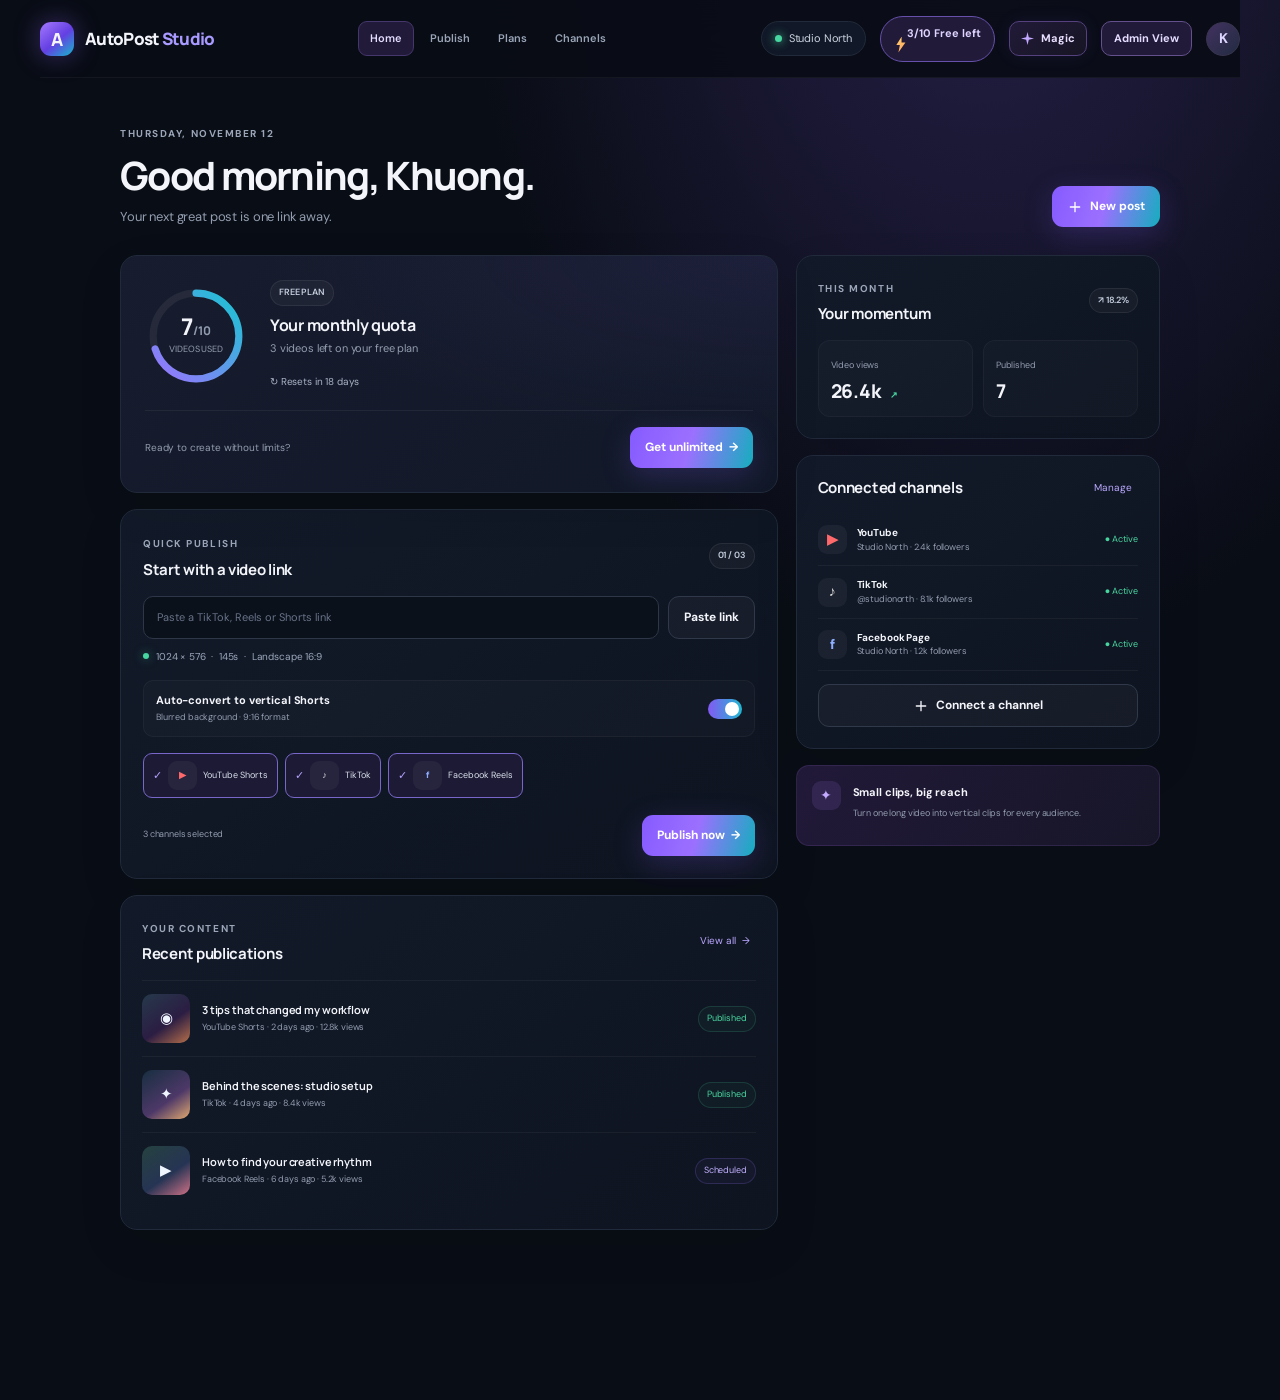
<file: preview/autopost.html>
<!doctype html>
<html lang="en">
<head>
<meta charset="utf-8"><meta name="viewport" content="width=device-width,initial-scale=1"><meta name="theme-color" content="#090d15"><meta name="description" content="Plan and publish short-form video across every channel with AutoPost Studio."><title>AutoPost Studio — One video, everywhere</title>
<link rel="preconnect" href="https://fonts.googleapis.com"><link rel="preconnect" href="https://fonts.gstatic.com" crossorigin><link href="https://fonts.googleapis.com/css2?family=DM+Sans:wght@400;500;600;700&family=Manrope:wght@400;500;600;700;800&display=swap" rel="stylesheet">
<style>
:root{color-scheme:dark;--bg:#090d15;--panel:#101622;--panel2:#141c2b;--border:#202a3a;--text:#f3f5fa;--muted:#929daf;--subtle:#647087;--purple:#9b78ff;--cyan:#21c7d8;--green:#48d6a0;--yellow:#ffc76a;--font:'DM Sans',sans-serif;--display:'Manrope',sans-serif}*{box-sizing:border-box}body{margin:0;background:radial-gradient(ellipse at 77% -12%,#27204b 0,transparent 38%),var(--bg);color:var(--text);font:14px/1.55 var(--font);letter-spacing:-.01em}button,input{font:inherit}button{color:inherit;cursor:pointer}button:focus-visible,input:focus-visible{outline:2px solid var(--cyan);outline-offset:3px}button:disabled{cursor:not-allowed;opacity:.7}.shell{max-width:1360px;margin:auto;min-height:100vh;padding:0 40px 100px}.topbar{height:78px;display:flex;align-items:center;justify-content:space-between;border-bottom:1px solid #ffffff0c;position:sticky;top:0;z-index:4;background:#090d15e8;backdrop-filter:blur(18px)}.brand{display:flex;align-items:center;gap:11px;font:800 17px var(--display);letter-spacing:-.7px}.logo{width:34px;height:34px;border-radius:11px;background:linear-gradient(140deg,#a479ff,#643fe2 53%,#16b8cb);display:grid;place-items:center;box-shadow:0 0 26px #9066ff60;font:800 18px var(--display)}.brand span:last-child span{color:#a89aff}.headright{display:flex;align-items:center;gap:14px}.workspace-pill,.quota{border:1px solid var(--border);border-radius:999px;background:#111827;padding:8px 13px;font-size:11px;color:#cbd2df}.workspace-pill i{display:inline-block;width:7px;height:7px;background:var(--green);border-radius:50%;margin-right:7px;box-shadow:0 0 10px var(--green)}.quota{border-color:#6650ac;background:#211a38;color:#dfd4ff;font-weight:700;transition:.2s}.quota:hover{transform:translateY(-1px);border-color:#a98eff}.avatar{width:34px;height:34px;border:1px solid #38344e;border-radius:50%;background:linear-gradient(135deg,#423260,#222b41);display:grid;place-items:center;font-weight:700;color:#ded6ff}.content{max-width:1040px;margin:0 auto;padding:44px 0 70px}.page-head{display:flex;justify-content:space-between;align-items:flex-end;gap:20px;margin-bottom:28px}.eyebrow{color:#9ba6b8;text-transform:uppercase;letter-spacing:1.55px;font-size:10px;font-weight:700}.page-head h1,.hero-title{font:750 clamp(27px,4vw,39px)/1.15 var(--display);letter-spacing:-1.7px;margin:9px 0}.page-head p{margin:0;color:var(--muted);font-size:13px}.button{border:1px solid #30394a;border-radius:11px;background:#171f2e;padding:11px 15px;font-size:12px;font-weight:700;transition:transform .2s,border-color .2s,filter .2s}.button:hover{transform:translateY(-1px);border-color:#69738a}.button.primary{background:linear-gradient(105deg,#865bff,#9b70ff 48%,#15aebe);border:0;box-shadow:0 8px 30px #8562ff35;color:white}.button.primary:hover{filter:brightness(1.12)}.button.ghost{background:#ffffff08}.button.full{width:100%;justify-content:center}.button:disabled{opacity:.6}.grid{display:grid;grid-template-columns:minmax(0,1.48fr) minmax(270px,.82fr);gap:18px}.stack{display:grid;align-content:start;gap:16px}.card{background:linear-gradient(145deg,#121a29,#0e1420);border:1px solid var(--border);border-radius:17px;padding:21px;box-shadow:0 16px 45px #00000019}.card-head{display:flex;align-items:center;justify-content:space-between;gap:12px;margin-bottom:16px}.card h2{font:700 15px var(--display);margin:0;letter-spacing:-.3px}.muted{color:var(--muted)}.quota-card{padding:24px;background:radial-gradient(ellipse at 100% 0,#5f49aa22,transparent 55%),linear-gradient(140deg,#171c2e,#111827);position:relative;overflow:hidden}.quota-layout{display:flex;align-items:center;gap:23px}.ring{width:102px;height:102px;flex:0 0 102px;position:relative}.ring svg{width:100%;height:100%;transform:rotate(-90deg)}.ring circle{fill:none;stroke:#ffffff10;stroke-width:7}.ring .value{stroke:url(#ringGradient);stroke-width:7;stroke-linecap:round;stroke-dasharray:264;transition:stroke-dashoffset .6s}.ring-center{position:absolute;inset:0;display:grid;place-content:center;text-align:center}.ring-center b{font:750 23px var(--display);line-height:1.1}.ring-center small{font-size:9px;color:var(--muted);margin-top:4px}.quota-copy h2{font-size:16px}.quota-copy p{font-size:11px;color:var(--muted);margin:4px 0 13px}.reset{font-size:10px;color:#a9b4c5}.tiny-badge{display:inline-flex;align-items:center;gap:6px;background:#ffffff09;border:1px solid #ffffff12;border-radius:999px;padding:5px 8px;font-size:9px;color:#c4cddd;font-weight:600}.quota-foot{display:flex;align-items:center;justify-content:space-between;gap:12px;margin-top:19px;padding-top:16px;border-top:1px solid #ffffff0e}.quota-foot p{font-size:10px;color:var(--muted);margin:0}.ingest-card{padding:22px}.url-row{display:flex;gap:9px}.url-row input{height:43px;flex:1;min-width:0;border:1px solid #2d3748;border-radius:10px;background:#0b111b;color:var(--text);padding:0 13px;font-size:11px}.url-row input::placeholder{color:#667287}.paste{white-space:nowrap}.validation{margin:10px 0 15px;display:flex;align-items:center;gap:7px;color:#9ba8bb;font-size:10px}.valid-dot{width:6px;height:6px;border-radius:50%;background:var(--green);box-shadow:0 0 10px #48d6a080}.convert{display:flex;align-items:center;justify-content:space-between;padding:11px 12px;background:#ffffff05;border:1px solid #ffffff0a;border-radius:10px;margin:16px 0}.convert b{display:block;font-size:11px}.convert small{color:var(--muted);display:block;font-size:9px;margin-top:2px}.switch{width:34px;height:20px;border-radius:20px;background:linear-gradient(90deg,#8359f3,#20b8d1);border:0;position:relative;flex:0 0 auto}.switch:after{content:'';position:absolute;right:3px;top:3px;width:14px;height:14px;background:white;border-radius:50%;transition:.2s}.switch[aria-checked=false]{background:#323b4a}.switch[aria-checked=false]:after{right:17px}.platforms{display:flex;gap:7px;flex-wrap:wrap}.platform{padding:7px 9px;display:flex;align-items:center;gap:6px;border:1px solid #313b4d;background:#151d2b;color:#d8deea;border-radius:9px;font-size:9px}.platform.selected{border-color:#7867c9;background:#1d1a35}.check{color:#b5a1ff;font-size:11px}.publish-row{display:flex;justify-content:space-between;align-items:center;gap:10px;margin-top:17px}.publish-row small{font-size:9px;color:var(--muted)}.posts{display:grid;gap:0}.post{display:flex;align-items:center;gap:12px;padding:13px 0;border-top:1px solid #ffffff0c}.thumbnail{width:48px;height:49px;border-radius:10px;background:linear-gradient(145deg,#26394b,#2b1d43 58%,#b66f4a);display:grid;place-items:center;font-size:15px;color:#eff6ff}.thumb2{background:linear-gradient(145deg,#172e40,#4d3868 60%,#e0a86f)}.thumb3{background:linear-gradient(145deg,#25423f,#263454 58%,#ce7185)}.post-info{flex:1;min-width:0}.post-info strong{display:block;font:650 11px var(--display);white-space:nowrap;overflow:hidden;text-overflow:ellipsis}.post-info small{display:block;color:var(--muted);font-size:9px;margin-top:4px}.post-state{font-size:9px;color:var(--green);padding:5px 8px;border:1px solid #48d6a029;border-radius:99px;background:#48d6a00a;white-space:nowrap}.post-state.scheduled{color:#c2b1ff;border-color:#9276ff32;background:#9276ff0c}.queue-card .card-head button{background:none;border:0;color:#b9a7ff;font-size:10px}.mini-stat{display:grid;grid-template-columns:1fr 1fr;gap:10px}.metric{background:#ffffff05;border:1px solid #ffffff09;border-radius:12px;padding:12px}.metric small{color:var(--muted);font-size:9px}.metric strong{display:block;margin-top:3px;font:750 19px var(--display)}.trend{font-size:9px;color:var(--green);margin-left:5px}.channel-line{display:flex;align-items:center;gap:10px;padding:11px 0;border-bottom:1px solid #ffffff0c}.channel-line:last-child{border:0;padding-bottom:0}.social-icon{height:29px;width:29px;border-radius:9px;display:grid;place-items:center;background:#ffffff0c;font-weight:800}.yt{color:#ff696b}.tt{color:#ddd}.fb{color:#8eaeff}.ig{color:#e8a7bd}.channel-line .channel-text{flex:1}.channel-text strong,.channel-text small{display:block}.channel-text strong{font-size:10px}.channel-text small{font-size:9px;color:var(--muted)}.connected{font-size:9px;color:var(--green)}.tip{display:flex;gap:12px;background:linear-gradient(120deg,#211938,#171628);border:1px solid #7652a738;border-radius:13px;padding:15px}.tip-mark{width:29px;height:29px;background:#aa83ff22;border-radius:9px;display:grid;place-items:center;color:#c3aaff}.tip strong{font-size:11px}.tip p{font-size:9px;color:var(--muted);margin-top:4px}.bottomnav{position:fixed;bottom:0;left:0;right:0;z-index:5;display:none;background:#0d121df2;border-top:1px solid #252d3c;backdrop-filter:blur(18px);padding:8px 8px max(8px,env(safe-area-inset-bottom));justify-content:space-around}.navitem{width:20%;border:0;background:none;color:#7f8a9e;display:grid;justify-items:center;gap:3px;font-size:9px}.navicon{font-size:17px;line-height:1.1}.navitem.active{color:#cbbaff}.navitem.ingest .navicon{width:37px;height:34px;margin-top:-16px;border-radius:12px;background:linear-gradient(135deg,#865dff,#17b5ce);display:grid;place-items:center;box-shadow:0 5px 20px #9d65ff50;color:#fff;font-size:20px}.navitem.ingest{color:#cbbaff}.page{animation:enter .28s ease both}@keyframes enter{from{opacity:.4;transform:translateY(6px)}to{opacity:1;transform:none}}.pricing-head{text-align:center;padding:31px 0 23px}.gradient-text{background:linear-gradient(100deg,#d7c8ff,#a286ff 42%,#5fd5df);color:transparent;background-clip:text}.pricing-head h1{font:800 clamp(29px,4.5vw,44px)/1.1 var(--display);letter-spacing:-2px;margin:8px 0 10px}.pricing-head p{color:var(--muted);font-size:12px}.billing{display:inline-flex;background:#141a27;border:1px solid #252d3b;padding:4px;border-radius:999px;margin-top:21px}.billing button{border:0;border-radius:999px;background:none;padding:8px 13px;color:#a5afbf;font-size:10px}.billing button.active{color:white;background:#312852;box-shadow:0 2px 12px #0006}.billing em{font-style:normal;color:#73e5c0}.plan-grid{display:grid;grid-template-columns:repeat(3,minmax(0,1fr));gap:14px;align-items:stretch}.plan{position:relative;background:linear-gradient(155deg,#131a28,#0e1420);border:1px solid #283243;border-radius:17px;padding:21px;display:flex;flex-direction:column;min-width:0}.plan.pro{border:1px solid transparent;background:linear-gradient(#111725,#111725) padding-box,linear-gradient(145deg,#a574ff,#4b358e 52%,#13bfd0) border-box;box-shadow:0 0 40px #7955ff20,0 15px 45px #0004}.plan.agency{background:linear-gradient(145deg,#191d26,#111720);border-color:#555968}.popular{position:absolute;top:-12px;left:50%;transform:translateX(-50%);background:linear-gradient(100deg,#9364ff,#16b5c6);padding:5px 12px;border-radius:999px;color:white;font-size:8px;font-weight:800;letter-spacing:.65px;white-space:nowrap}.plan-tag{align-self:flex-start;font-size:8px;border:1px solid #ffffff1a;background:#ffffff08;padding:5px 8px;border-radius:999px;color:#c6ceda;font-weight:700}.plan.pro .plan-tag{visibility:hidden}.plan h2{font:700 16px var(--display);margin:13px 0 5px}.plan-desc{font-size:10px;min-height:31px;color:var(--muted)}.price{margin:17px 0 2px;display:flex;align-items:baseline;gap:5px}.price strong{font:800 32px var(--display);letter-spacing:-1.4px}.price span{font-size:10px;color:var(--muted)}.bill-note{font-size:9px;color:#758196;min-height:15px}.plan .button{margin-top:15px;width:100%;padding:11px 9px;font-size:10px}.features{padding:16px 0 0;margin:0;list-style:none;display:grid;gap:11px}.features li{display:flex;gap:8px;align-items:flex-start;color:#c3ccda;font-size:9px;line-height:1.45}.features li i{font-style:normal;color:#9e86ff;font-weight:800}.features .featured{color:#f0ecff;font-weight:600}.compare-toggle{display:block;margin:20px auto 0;background:none;border:0;color:#b9a9ff;font-size:10px}.compare{display:none;margin-top:18px;overflow:auto}.compare.open{display:block}.compare table{width:100%;border-collapse:collapse;min-width:580px;background:#101622;border:1px solid var(--border);border-radius:12px;overflow:hidden}.compare th,.compare td{text-align:left;padding:11px 14px;border-bottom:1px solid #ffffff0b;font-size:10px}.compare th{color:#dcd5ff;background:#19182a}.compare td:not(:first-child),.compare th:not(:first-child){text-align:center}.paywall{position:fixed;inset:0;background:#05070bc9;backdrop-filter:blur(9px);z-index:10;display:none;align-items:flex-end;justify-content:center;padding:18px}.paywall.open{display:flex;animation:fade .2s ease}@keyframes fade{from{opacity:0}to{opacity:1}}.sheet{width:min(100%,475px);max-height:min(88vh,760px);overflow:auto;background:linear-gradient(145deg,#19172a,#101622 48%);border:1px solid #514278;border-radius:22px;padding:23px;box-shadow:0 25px 90px #000a;animation:rise .28s ease}@keyframes rise{from{transform:translateY(35px);opacity:.4}to{transform:none;opacity:1}}.sheet-top{display:flex;justify-content:space-between;align-items:flex-start}.close{border:1px solid #ffffff18;background:#ffffff08;width:30px;height:30px;border-radius:50%;font-size:18px;color:#aeb8c9}.sheet h2{font:750 23px var(--display);letter-spacing:-.8px;margin:10px 0 5px}.sheet p{font-size:11px;color:var(--muted)}.checkout-price{display:flex;justify-content:space-between;align-items:center;background:#ffffff08;border:1px solid #ffffff10;border-radius:12px;padding:14px;margin:18px 0}.checkout-price strong{font:750 19px var(--display)}.paymethods{display:grid;grid-template-columns:repeat(3,1fr);gap:8px;margin-bottom:17px}.paymethod{border:1px solid #303a4b;background:#0d1420;border-radius:10px;padding:10px 5px;font-size:9px}.paymethod.active{border-color:#a587ff;background:#241d3b}.paymethod span{display:block;font-size:15px;margin-bottom:3px}.field-label{display:block;font-size:10px;color:#cbd2df;margin:12px 0 6px}.field{width:100%;border:1px solid #303a4b;border-radius:9px;background:#0b111b;color:white;padding:11px 12px;font-size:11px}.field-row{display:grid;grid-template-columns:1fr 1fr;gap:9px}.secure-note{text-align:center;margin-top:12px!important;font-size:9px!important}.channels-page{display:grid;grid-template-columns:repeat(2,1fr);gap:13px}.channel-card{padding:18px}.channel-card-head{display:flex;align-items:center;gap:10px}.channel-card .social-icon{width:36px;height:36px}.channel-card-head>div:nth-child(2){flex:1}.channel-card strong{font-size:11px}.channel-card small{display:block;color:var(--muted);font-size:9px}.channel-card .status{font-size:8px;color:var(--green);border:1px solid #48d6a02b;border-radius:99px;padding:4px 7px}.channel-card p{font-size:10px;color:var(--muted);margin:15px 0}.channel-card .button{width:100%;font-size:9px}.mobile-only{display:none}.toast{position:fixed;top:90px;left:50%;transform:translateX(-50%);z-index:15;background:#1c2734;border:1px solid #324255;border-radius:12px;padding:11px 16px;font-size:11px;box-shadow:0 12px 30px #0008;animation:enter .2s ease;max-width:calc(100vw - 30px)}.toast[hidden]{display:none}.feature-note{color:#78859a;font-size:9px;text-align:center;margin-top:15px}
@media(max-width:760px){.shell{padding:0 16px 102px}.topbar{height:62px}.workspace-pill{display:none}.headright{gap:8px}.content{padding-top:27px}.grid{grid-template-columns:1fr}.dashboard-secondary{grid-template-columns:1fr 1fr}.dashboard-secondary .channels-card{grid-column:1/-1}.bottomnav{display:flex}.desktop-nav{display:none}.plan-grid{display:flex;overflow-x:auto;scroll-snap-type:x mandatory;padding:13px 4px 14px;gap:12px;margin:0 -16px}.plan{flex:0 0 min(84vw,330px);scroll-snap-align:center;padding:19px}.pricing-head{padding:21px 0 10px}.plan-grid::-webkit-scrollbar{display:none}.compare-toggle{margin-top:8px}.page-head{align-items:flex-start}.page-head h1{font-size:29px}.quota-layout{gap:17px}.quota-foot{align-items:flex-start}.channels-page{grid-template-columns:1fr}.paywall{padding:0;align-items:flex-end}.sheet{border-radius:22px 22px 0 0;padding:22px 20px max(22px,env(safe-area-inset-bottom));max-height:90vh}.mobile-only{display:initial}}
@media(max-width:390px){.shell{padding-left:12px;padding-right:12px}.card{padding:17px}.quota-card{padding:18px}.ring{width:82px;height:82px;flex-basis:82px}.quota-foot .button{padding:9px 10px;font-size:10px}.dashboard-secondary{grid-template-columns:1fr}.dashboard-secondary .channels-card{grid-column:auto}.publish-row{align-items:flex-end}.publish-row .button{padding:10px}.page-head p{max-width:250px}}
@media(prefers-reduced-motion:reduce){*,*::before,*::after{animation-duration:.01ms!important;transition-duration:.01ms!important;scroll-behavior:auto!important}}
.admin-toggle{border:1px solid #63508c;background:#211a38;color:#e5dcff;padding:8px 12px;border-radius:10px;font-size:11px;font-weight:700;transition:.18s}.admin-toggle:hover{background:#2d234a;border-color:#9b78ff}.admin-page{max-width:1240px;margin:0 auto}.admin-heading{display:flex;justify-content:space-between;align-items:flex-end;gap:18px;margin-bottom:25px}.admin-heading h1{font:800 clamp(27px,4vw,36px)/1.15 var(--display);letter-spacing:-1.2px;margin:6px 0}.admin-heading p{color:var(--muted);margin:8px 0 0;font-size:12px}.mock-note{border:1px solid #514126;background:#201b13;color:#e8c784;border-radius:10px;padding:9px 12px;font-size:10px;max-width:250px}.admin-kpis{display:grid;grid-template-columns:repeat(4,minmax(0,1fr));gap:13px;margin-bottom:21px}.admin-kpi{background:linear-gradient(145deg,#141c2a,#101622);border:1px solid var(--border);border-radius:15px;padding:17px;min-width:0}.admin-kpi-top{display:flex;align-items:center;justify-content:space-between;color:var(--muted);font-size:10px;gap:8px}.kpi-glyph{width:29px;height:29px;border:1px solid #344057;background:#182235;border-radius:9px;display:grid;place-items:center;color:#bba5ff;font-size:14px}.admin-kpi strong{display:block;font:800 27px/1.2 var(--display);letter-spacing:-.8px;margin-top:13px}.admin-kpi small{display:block;color:var(--subtle);font-size:10px;margin-top:5px}.admin-kpi .kpi-accent{color:#b59dff}.admin-users{border:1px solid var(--border);background:#101622;border-radius:16px;overflow:hidden}.admin-users-head{padding:19px 20px 0;display:flex;justify-content:space-between;align-items:center;gap:14px}.admin-users-head h2{font:700 17px var(--display);margin:0}.admin-users-head p{margin:4px 0 0;color:var(--muted);font-size:10px}.admin-toolbar{display:flex;gap:11px;align-items:center;padding:16px 20px 12px}.admin-search-wrap{position:relative;flex:1;max-width:340px}.admin-search-wrap span{position:absolute;left:12px;top:8px;color:var(--subtle)}.admin-search{width:100%;height:36px;background:#0c121d;border:1px solid #283244;border-radius:9px;color:var(--text);padding:0 12px 0 34px;font:11px var(--font)}.admin-filters{display:flex;gap:6px;padding:0 20px 14px;overflow:auto}.admin-filter{white-space:nowrap;border:1px solid transparent;background:transparent;color:var(--muted);font-size:10px;border-radius:8px;padding:8px 10px}.admin-filter.active{color:#e3d9ff;background:#261e3d;border-color:#594680}.filter-count{opacity:.7;margin-left:4px}.table-scroll{overflow-x:auto;border-top:1px solid #202a3a}.user-table{width:100%;border-collapse:collapse;min-width:990px;text-align:left}.user-table th{padding:12px 15px;color:#78859a;font-size:9px;font-weight:600;letter-spacing:.06em;text-transform:uppercase;background:#0d131e}.user-table td{padding:13px 15px;border-top:1px solid #1c2533;font-size:10px;vertical-align:middle}.user-table th:first-child,.user-table td:first-child{padding-left:20px}.user-row:hover{background:#ffffff04}.user-info{display:flex;align-items:center;gap:10px;min-width:205px}.user-avatar{width:33px;height:33px;border-radius:50%;display:grid;place-items:center;font-weight:700;color:#e4d8ff;background:linear-gradient(135deg,#543d75,#26334b);border:1px solid #65548a;flex:none}.user-meta strong,.user-meta small{display:block;white-space:nowrap}.user-meta strong{font-size:10px}.user-meta small{font-size:9px;color:#8290a5;margin-top:3px}.plan-badge{display:inline-flex;align-items:center;white-space:nowrap;border-radius:99px;padding:5px 9px;font-size:9px;font-weight:700}.plan-free{color:#bdc7d7;background:#263143}.plan-pro{color:#e8deff;border:1px solid #8c65e0;background:linear-gradient(100deg,#5737a2,#7548bc);box-shadow:0 0 13px #8c5cff46}.usage-cell{min-width:145px}.usage-label{display:flex;justify-content:space-between;align-items:center;gap:8px;margin-bottom:6px;white-space:nowrap}.usage-label strong{font-size:10px}.limit-label{font-size:8px;color:#ffad75}.usage-track{height:5px;background:#263143;border-radius:9px;overflow:hidden}.usage-fill{height:100%;border-radius:9px;background:linear-gradient(90deg,#8060dc,#37c6c6);transition:width .45s ease;animation:usage-grow .65s ease-out both}@keyframes usage-grow{from{width:0}}.usage-fill.limit{background:linear-gradient(90deg,#e18955,#ff6b7e)}.row-status{display:inline-flex;align-items:center;gap:5px;font-size:9px}.row-status:before{content:'';width:6px;height:6px;border-radius:50%;background:#45d29b;box-shadow:0 0 7px #45d29b80}.row-status.suspended{color:#ff858d}.row-status.suspended:before{background:#ff6878;box-shadow:0 0 7px #ff687880}.row-status.active{color:#76dbb1}.date-cell{white-space:nowrap;color:#b2bccb;font-size:9px!important}.row-action-wrap{position:relative;text-align:right}.row-menu-trigger{width:30px;height:29px;border:1px solid #2a3547;background:#151e2c;color:#d2dae6;border-radius:8px;font-size:17px;line-height:1}.row-menu{position:absolute;right:14px;top:46px;width:225px;padding:5px;background:#1b2432;border:1px solid #364359;border-radius:11px;box-shadow:0 14px 35px #0009;z-index:6}.row-menu button{display:flex;width:100%;text-align:left;background:none;border:0;color:#dce3ed;border-radius:7px;padding:9px 10px;font-size:9px;line-height:1.35}.row-menu button:hover{background:#2b3444}.row-menu button.danger{color:#ff9ca3}.admin-empty{text-align:center;padding:35px;color:var(--muted);font-size:11px}.admin-footer{padding:12px 20px;color:#78859a;font-size:9px;display:flex;justify-content:space-between}.upgrade-dialog-title{font:800 22px var(--display);margin:15px 0 7px}.duration-label{font-size:10px;color:#bdc6d5;margin:17px 0 8px;display:block}.duration-select{width:100%;height:42px;background:#0e1521;border:1px solid #354158;border-radius:9px;color:#edf1f8;padding:0 12px}.confirm-upgrade{margin-top:16px}.admin-toast{color:#c9f8e3;border-color:#32614f;background:#12251f}@media(max-width:900px){.admin-kpis{grid-template-columns:repeat(2,minmax(0,1fr))}.admin-heading{align-items:flex-start;flex-direction:column}.mock-note{max-width:unset}.admin-users-head{align-items:flex-start;flex-direction:column}}@media(max-width:760px){.admin-toggle{padding:7px 9px;font-size:10px}.admin-kpis{gap:8px}.admin-kpi{padding:13px}.admin-kpi strong{font-size:22px}.admin-toolbar{padding:13px 14px}.admin-users-head{padding:16px 14px 0}.admin-filters{padding:0 14px 12px}.admin-footer{padding:12px 14px}.user-table th:first-child,.user-table td:first-child{padding-left:14px}}
 .admin-mode .bottomnav{display:none}
.topbar{gap:16px}.topnav{display:flex;align-items:center;justify-content:center;gap:4px;flex:1;min-width:0}.topnav-link{border:1px solid transparent;background:transparent;color:#9aa6b8;border-radius:9px;padding:8px 11px;font-size:11px;font-weight:600;white-space:nowrap;transition:background .18s,color .18s,border-color .18s}.topnav-link:hover{color:#f4f1ff;background:#ffffff08}.topnav-link.active{color:#e5dcff;background:#211a38;border-color:#45366b}.magic-wrap{position:relative;flex:none}.magic-toggle{display:flex;align-items:center;gap:7px;border:1px solid #55417e;background:linear-gradient(145deg,#211a38,#171524);color:#e9dfff;border-radius:10px;padding:8px 11px;font-size:11px;font-weight:700;box-shadow:0 0 18px #875dff16;transition:transform .18s,border-color .18s,box-shadow .18s}.magic-toggle:hover{transform:translateY(-1px);border-color:#a98eff;box-shadow:0 0 22px #875dff36}.magic-toggle>span:first-child{color:#c3a8ff}.magic-spark{display:block;width:13px;height:13px;background:currentColor;clip-path:polygon(50% 0,60% 40%,100% 50%,60% 60%,50% 100%,40% 60%,0 50%,40% 40%)}.magic-menu{position:absolute;top:calc(100% + 12px);right:0;width:238px;padding:7px;border:1px solid #3a344b;border-radius:14px;background:rgba(17,21,33,.97);box-shadow:0 22px 54px #0009;backdrop-filter:blur(18px);z-index:8;opacity:0;transform:translateY(7px) scale(.98);transform-origin:top right;transition:opacity .16s ease,transform .16s ease}.magic-menu.open{opacity:1;transform:translateY(0) scale(1)}.magic-menu[hidden]{display:none}.magic-menu button{display:flex;align-items:center;gap:10px;width:100%;border:0;background:transparent;color:#dce3ed;border-radius:9px;padding:10px 9px;text-align:left;font-size:10px;transition:background .15s,color .15s}.magic-menu button:hover,.magic-menu button:focus-visible{background:#ffffff0b;color:#fff}.magic-icon{width:25px;height:25px;display:grid;place-items:center;border:1px solid #3c3455;background:#231c38;color:#c3a8ff;border-radius:8px;font-size:13px;flex:none}.magic-shortcut{margin-left:auto;color:#8993a5;font-size:9px}.magic-menu button:focus-visible{outline:2px solid var(--cyan);outline-offset:-2px}@media(max-width:1024px){.shell{padding-left:20px;padding-right:20px}.topbar{gap:10px}.workspace-pill{display:none}.topnav{gap:0}.topnav-link{padding:8px 9px;font-size:10px}}@media(max-width:760px){.topnav{display:none}.headright{gap:7px}.quota span,.magic-toggle>span:last-child{display:none}.magic-toggle{width:34px;height:34px;justify-content:center;padding:0}.magic-menu{top:calc(100% + 10px)}}@keyframes page-enter-fallback{from{opacity:0;transform:translateY(12px)}to{opacity:1;transform:translateY(0)}}.motion-fallback-enter{animation:page-enter-fallback .38s ease-out both}@media(prefers-reduced-motion:reduce){.magic-toggle,.topnav-link,.magic-menu,.magic-menu button{transition:none!important}.motion-fallback-enter{animation:none!important}}

.quota-symbol{display:inline-block;width:13px;height:16px;flex:none;background:linear-gradient(150deg,#ffd67b,#ff9c50);clip-path:polygon(59% 0,18% 53%,45% 53%,34% 100%,88% 38%,58% 38%)}
.magic-menu{display:flex;flex-direction:column;gap:4px;opacity:1;transform:none;transform-origin:top right;transition:none}.magic-menu[hidden]{display:none!important}.magic-menu.open{opacity:1;transform:none}.magic-toggle.is-open .magic-spark{animation:none}

#progress-area.is-running .progress-card{position:relative;overflow:hidden;border-color:rgba(155,120,255,.48)!important;box-shadow:0 0 26px rgba(115,84,255,.12)}#progress-area.is-running #progress-title{display:inline-flex;align-items:center}#progress-area.is-running #progress-title::before{content:"";width:12px;height:12px;margin-right:8px;border:2px solid rgba(192,170,255,.24);border-top-color:#b89cff;border-right-color:#55d7dc;border-radius:50%;animation:processing-spin .72s linear infinite}#progress-area.is-running #progress-title::after{content:"";width:15px;animation:processing-dots 1.1s steps(4,end) infinite}#progress-area.is-running #progress-bar{position:relative;overflow:hidden;box-shadow:0 0 12px rgba(99,198,242,.35)}#progress-area.is-running #progress-bar::after{content:"";position:absolute;inset:0;background:linear-gradient(100deg,transparent 20%,rgba(255,255,255,.58) 50%,transparent 80%);transform:translateX(-120%);animation:progress-shimmer 1.15s ease-in-out infinite}#progress-area.is-complete .progress-card{border-color:rgba(72,214,160,.4)!important;box-shadow:0 0 22px rgba(72,214,160,.08)}#progress-area.is-complete #progress-title::before{content:"✓";display:inline-grid;place-items:center;width:16px;height:16px;margin-right:7px;color:#48d6a0;font-weight:800;animation:completion-pop .28s ease-out both}
@keyframes processing-spin{to{transform:rotate(360deg)}}@keyframes processing-dots{0%{content:""}25%{content:"."}50%{content:".."}75%,100%{content:"..."}}@keyframes progress-shimmer{to{transform:translateX(120%)}}@keyframes completion-pop{from{opacity:0;transform:scale(.55)}to{opacity:1;transform:scale(1)}}
.motion-fallback-enter{animation:page-enter .24s ease-out both}@keyframes page-enter{from{opacity:0;transform:translateY(8px)}to{opacity:1;transform:translateY(0)}}
@media(max-width:760px){html,body{width:100%;max-width:100%;overflow-x:hidden}.shell{width:100%;max-width:100%;min-width:0;padding:0 12px}.topbar{width:100%;min-width:0;gap:8px;padding:8px 0}.brand{min-width:0;flex:0 1 118px;gap:8px}.brand>span:last-child{font-size:13px;line-height:1.08}.headright{min-width:0;flex:0 0 auto;gap:6px}.workspace-pill,.admin-toggle{display:none!important}.quota{display:grid;place-items:center;width:32px;min-width:32px;height:32px;padding:0}.quota #quota-head{display:none}.magic-toggle{width:32px;height:32px;padding:0}.magic-toggle>span:nth-child(2){display:none}.avatar{width:30px;height:30px}.content{width:100%;min-width:0;max-width:100%;padding:16px 0 calc(98px + env(safe-area-inset-bottom))}#main{width:100%;max-width:100%;min-width:0;overflow-x:clip}#main>*{width:100%;max-width:100%;min-width:0}.page{width:100%;max-width:100%;min-width:0}.page>.grid{display:grid;width:100%;max-width:100%;min-width:0;grid-template-columns:minmax(0,1fr)!important;gap:14px}.page>.grid>*{width:100%;max-width:100%;min-width:0}.stack,.dashboard-secondary{width:100%;max-width:100%;min-width:0}.quota-card{width:100%;max-width:100%;min-width:0;padding:14px}.quota-layout{display:grid;width:100%;max-width:100%;min-width:0;grid-template-columns:68px minmax(0,1fr);gap:10px;align-items:center}.quota-layout>*{min-width:0}.quota-layout svg{width:68px;height:68px}.quota-copy{width:auto;min-width:0;overflow-wrap:anywhere}.quota-copy h2{font-size:14px;line-height:1.25}.quota-copy p{font-size:11px;line-height:1.4}.quota-foot{width:100%;min-width:0;flex-wrap:wrap;gap:8px}#main .card{width:100%;max-width:100%;min-width:0;padding:15px}.url-row{display:flex;flex-direction:column;align-items:stretch;gap:8px}.url-row input{width:100%;min-width:0}.url-row .paste{width:100%}.platforms{grid-template-columns:repeat(2,minmax(0,1fr));gap:7px}.platform{width:100%;min-width:0;padding:8px 6px;font-size:10px;white-space:normal;line-height:1.2}.platform:last-child{grid-column:1/-1}.publish-row{flex-direction:column;align-items:stretch;gap:8px}.publish-row .button{width:100%}.posts .post{min-width:0}.post-info strong,.post-info small{display:block;overflow-wrap:anywhere}.plan-grid{display:grid;width:100%;max-width:100%;min-width:0;grid-template-columns:minmax(0,1fr)!important;gap:12px}.plan{width:100%;max-width:100%;min-width:0;padding:16px}.plan h2{font-size:18px}.plan .price strong{font-size:34px}.plan .features li{gap:8px;font-size:12px}.plan .features li span{min-width:0;overflow-wrap:anywhere}.plan .button{width:100%}.pricing-head{padding:10px 2px 16px}.pricing-head h1{font-size:25px;line-height:1.12}.pricing-head p{font-size:12px}.billing{display:flex;width:100%;gap:5px}.billing button{flex:1;min-width:0;padding:8px 5px;font-size:10px}.billing em{font-size:9px}.compare-toggle{width:100%;text-align:center}.feature-note{font-size:11px;line-height:1.5}.channels-page{display:grid;width:100%;max-width:100%;min-width:0;grid-template-columns:minmax(0,1fr)}.channel-card{width:100%;min-width:0}.admin-users{width:100%;min-width:0}.admin-table-scroll{overflow-x:auto}.bottomnav{position:fixed;left:0;right:0;bottom:0;width:100vw;max-width:100vw;min-width:0;display:grid;grid-template-columns:repeat(5,minmax(0,1fr));align-items:center;justify-content:stretch;gap:0;height:68px;padding:6px 4px calc(6px + env(safe-area-inset-bottom));border-radius:16px 16px 0 0;overflow:visible;background:rgba(10,14,23,.94);border:1px solid rgba(155,120,255,.16);border-bottom:0;box-shadow:0 -12px 32px rgba(0,0,0,.38);backdrop-filter:blur(18px);z-index:20}.navitem{display:flex;width:100%;min-width:0;height:100%;flex-direction:column;align-items:center;justify-content:center;gap:3px;padding:5px 1px;border:0;border-radius:12px;background:transparent;color:#8893a8;font-size:9px;line-height:1}.navitem>span:last-child{font-size:9px;line-height:1;white-space:nowrap}.navitem.active{color:#c8b7ff;background:rgba(155,120,255,.09)}.navicon{display:block;width:17px;height:17px;flex:none}.navicon svg{display:block;width:100%;height:100%;overflow:visible}.magic-dock{position:relative}.magic-dock .navicon{width:20px;height:20px;padding:1px;margin-top:0;border-radius:9px;background:transparent;color:inherit;box-shadow:none;transition:color .2s,transform .2s}.magic-dock>span:last-child{color:inherit}.magic-menu{position:fixed!important;left:12px!important;right:12px!important;top:auto!important;bottom:calc(78px + env(safe-area-inset-bottom))!important;width:auto!important;max-width:360px;max-height:min(54vh,330px);overflow:auto;transform-origin:bottom center!important;padding:8px;border-radius:18px;z-index:50}.magic-menu:not(.open){transform:translateY(16px) scale(.96)}.magic-menu button{min-height:48px;display:grid;grid-template-columns:30px minmax(0,1fr) auto;gap:9px;padding:10px 11px;border-radius:12px;text-align:left}.magic-menu button>span:nth-child(2){overflow-wrap:anywhere;font-size:12px}.magic-menu .magic-icon{width:28px;height:28px;border-radius:9px;display:grid;place-items:center;background:rgba(155,120,255,.14);color:#c7b7ff}}
@media(max-width:760px){.admin-mode .magic-wrap{width:32px;height:32px;position:relative;flex:none}.admin-mode .magic-toggle{display:grid!important}.admin-mode .magic-menu{bottom:16px!important}}@media(max-width:360px){.brand{flex-basis:108px}.brand .logo{width:30px;height:30px}.headright{gap:5px}.quota,.magic-toggle,.avatar{width:30px;height:30px;min-width:30px}.content{padding-top:12px}.quota-layout{grid-template-columns:64px minmax(0,1fr);gap:8px}.quota-layout svg{width:64px;height:64px}.pricing-head h1{font-size:23px}.pricing-head p{max-width:100%;overflow-wrap:anywhere}}
@media(prefers-reduced-motion:reduce){.magic-menu,.magic-dock .navicon{transition:none!important}#progress-area.is-running #progress-title::before,#progress-area.is-running #progress-title::after,#progress-area.is-running #progress-bar::after,.magic-toggle.is-open .magic-spark{animation:none!important}}

.quota-symbol{display:inline-grid;place-items:center;width:18px;height:18px;flex:none;border-radius:50%;clip-path:none;background:rgba(155,120,255,.2);color:#e1d7ff;font-size:9px;font-weight:800}.magic-menu{position:fixed!important;top:72px;right:20px;opacity:1!important;background:rgba(15,20,33,.985)!important;border-color:rgba(155,120,255,.36)!important;transition:transform .24s cubic-bezier(.2,.8,.2,1)}.magic-menu:not(.open){opacity:1!important;transform:translateY(12px) scale(.97);pointer-events:none}.magic-menu.open{opacity:1!important;transform:translateY(0) scale(1);pointer-events:auto}.magic-menu [role=menuitem],.magic-menu [role=menuitem]>span:nth-child(2){color:#f0f3fc}.magic-menu .magic-icon{background:rgba(155,120,255,.19);color:#d6c7ff}
.navicon{fill:none;stroke:currentColor;stroke-width:1.8;stroke-linecap:round;stroke-linejoin:round}
.magic-menu:not([hidden]){pointer-events:auto}.magic-menu:not(.open){pointer-events:none}.magic-menu button{transition:background .16s ease,transform .16s ease}.magic-menu button:hover{transform:translateX(3px)}
@media(max-width:760px){.quota{display:flex;justify-content:center;gap:4px;width:48px;min-width:48px;height:32px;padding:0 6px}.quota #quota-head{display:none}.quota-symbol{display:inline-grid;width:18px;height:18px}#main .ring{width:64px;height:64px;flex:none}#main .ring{position:relative}#main .ring-center{position:absolute;top:50%;left:50%;right:auto;bottom:auto;width:56px;height:auto;max-width:56px;display:flex;flex-direction:column;align-items:center;justify-content:center;text-align:center;transform:translate(-50%,-50%)}#main .ring-center small:last-child{font-size:5.5px;letter-spacing:.02em;white-space:nowrap}#main .ring svg{display:block;width:100%;height:100%}#main .ring-center b{font-size:16px;line-height:1}#main .ring-center small{font-size:7px;line-height:1.1}#main .quota-layout{grid-template-columns:64px minmax(0,1fr);gap:8px}#main .quota-copy{grid-column:auto;overflow-wrap:anywhere}#main .quota-copy .tiny-badge{font-size:8px;padding:4px 7px}#main .quota-copy h2{margin-top:6px!important}#main .quota-copy p{margin:5px 0;font-size:10px}#main .quota-copy .reset{font-size:9px}.magic-menu{opacity:0;transform:translateY(16px) scale(.96)}.magic-menu.open{opacity:1;transform:translateY(0) scale(1)}.magic-menu button:active{transform:scale(.98)}.bottomnav{padding-bottom:calc(6px + env(safe-area-inset-bottom))}}
@media(prefers-reduced-motion:reduce){.magic-menu button,.magic-menu,.navitem.magic-dock .navicon{transition:none!important}}
@media(max-width:760px){.quota .quota-symbol{display:inline-grid!important}.magic-wrap{width:0;height:0;position:static}.magic-toggle{display:none!important}}
.magic-menu{opacity:1!important;transform:none!important;transition:none!important;pointer-events:auto!important;background:rgba(13,18,31,.99)!important;border-color:rgba(155,120,255,.42)!important}.magic-menu:not(.open),.magic-menu.open{opacity:1!important;transform:none!important;transition:none!important;pointer-events:auto!important}#magic-menu [role=menuitem],#magic-menu [role=menuitem]>span:nth-child(2){color:#f1f3fb}@media(max-width:760px){.magic-menu{transition:transform .34s cubic-bezier(.16,1,.3,1)}.magic-menu:not(.open){transform:translateY(26px) scale(.94)}}@media(max-width:360px){.admin-kpis{grid-template-columns:minmax(0,1fr)!important}.admin-kpi{width:100%;min-width:0}.admin-kpi strong{font-size:24px}.admin-kpi small{font-size:10px;line-height:1.45}}.button-inline-icon{display:inline-block;width:16px;height:16px;vertical-align:middle;flex:none;fill:none;stroke:currentColor;stroke-width:2;stroke-linecap:round;stroke-linejoin:round;margin-right:4px}@media(min-width:761px){.quota .quota-symbol{display:inline-block;width:13px;height:16px;border-radius:0;clip-path:polygon(59% 0,18% 53%,45% 53%,34% 100%,88% 38%,58% 38%);background:linear-gradient(150deg,#ffd67b,#ff9c50);color:transparent;font-size:0}}
@media(max-width:760px){body{font-size:15px;line-height:1.6;letter-spacing:0}.eyebrow{font-size:11px;letter-spacing:1.2px}.page-head p,.quota-foot p,.pricing-head p{font-size:13px}.card h2{font-size:16px}.tiny-badge{font-size:10px}.quota-copy h2{font-size:15px}#main .quota-copy p{font-size:12px;line-height:1.45}#main .quota-copy .reset{font-size:11px}#main .quota-copy .tiny-badge{font-size:9px}.validation{font-size:11px}.convert b{font-size:12px}.convert small{font-size:11px}.platform{font-size:11px}.publish-row small{font-size:11px}.post-info strong{font-size:12px}.post-info small{font-size:10px}.post-state{font-size:10px}.metric small{font-size:10px}.channel-text strong{font-size:12px}.channel-text small{font-size:10px}.connected{font-size:10px}.tip strong{font-size:12px}.tip p{font-size:11px}.button{font-size:13px}.url-row input{font-size:13px}.plan-desc{font-size:12px}.plan .features li{font-size:13px}.plan .button{font-size:12px}.billing button{font-size:11px}.feature-note{font-size:12px}.compare-toggle{font-size:12px}.channel-card strong{font-size:12px}.channel-card small{font-size:11px}.magic-menu button>span:nth-child(2){font-size:13px}.bottomnav{height:72px}.navitem,.navitem>span:last-child{font-size:11px}}@media(max-width:760px){.admin-heading p{font-size:13px}.mock-note{font-size:11px}.admin-kpi-top{font-size:11px}.admin-kpi small{font-size:11px}.admin-users-head p{font-size:11px}.admin-filter{font-size:11px}.user-table th,.user-table td{font-size:11px}.user-meta strong{font-size:12px}.user-meta small{font-size:11px}.plan-badge{font-size:10px}.usage-label strong{font-size:11px}.row-status{font-size:10px}.admin-footer{font-size:10px}.row-menu button{font-size:11px}}.navitem.nav-clicked:not(.magic-dock) .navicon{animation:nav-selection-pop .42s cubic-bezier(.2,.8,.2,1)}.topnav-link.nav-clicked{animation:topnav-selection-pop .34s cubic-bezier(.2,.8,.2,1)}@keyframes nav-selection-pop{0%{transform:translateY(0) scale(.82)}65%{transform:translateY(-5px) scale(1.1)}100%{transform:translateY(0) scale(1)}}@keyframes topnav-selection-pop{0%{transform:scale(.94)}65%{transform:scale(1.05)}100%{transform:scale(1)}}@media(prefers-reduced-motion:reduce){.navitem.nav-clicked .navicon,.topnav-link.nav-clicked{animation:none!important}}
</style>
</head>
<body>
<div class="shell"><header class="topbar"><div class="brand"><span class="logo">A</span><span>AutoPost <span>Studio</span></span></div><nav class="topnav" aria-label="Primary navigation"><button class="topnav-link active" type="button" data-view="home">Home</button><button class="topnav-link" type="button" data-view="ingest">Publish</button><button class="topnav-link" type="button" data-view="plans">Plans</button><button class="topnav-link" type="button" data-view="accounts">Channels</button></nav><div class="headright"><span class="workspace-pill"><i></i>Studio North</span><button class="quota" data-view="plans" aria-label="3 of 10 free videos remaining"><span class="quota-symbol" id="quota-symbol" aria-hidden="true"></span><span id="quota-head">3/10 Free left</span></button><div class="magic-wrap"><button class="magic-toggle" id="magic-toggle" type="button" aria-label="Open magic menu" aria-haspopup="menu" aria-expanded="false" aria-controls="magic-menu"><span class="magic-spark" aria-hidden="true"></span><span>Magic</span></button><div class="magic-menu" id="magic-menu" role="menu" aria-label="Quick actions" hidden><button type="button" role="menuitem" data-view="ingest"><span class="magic-icon" aria-hidden="true">+</span><span>Start a new post</span></button><button type="button" role="menuitem" data-view="plans"><span class="magic-icon" aria-hidden="true">P</span><span>Explore creator plans</span></button><button type="button" role="menuitem" data-view="accounts"><span class="magic-icon" aria-hidden="true">C</span><span>Manage channels</span></button><button type="button" role="menuitem" data-admin-view><span class="magic-icon" aria-hidden="true">A</span><span>Admin backoffice</span></button></div></div><button class="admin-toggle" id="admin-toggle" type="button" data-admin-view aria-pressed="false">Admin View</button><span class="avatar" aria-label="Khuong Tran">K</span></div></header>
<main id="main" class="content" aria-live="polite"></main>
</div>
<nav class="bottomnav" aria-label="Main navigation"><button class="navitem active" type="button" data-view="home"><svg class="navicon" viewBox="0 0 24 24" aria-hidden="true"><path d="m3.5 10.5 8.5-7 8.5 7M5.5 9.5v10h5v-6h3v6h5v-10"/></svg><span>Home</span></button><button class="navitem" type="button" data-view="plans"><svg class="navicon" viewBox="0 0 24 24" aria-hidden="true"><path d="m12 3 8 4.5v9L12 21l-8-4.5v-9L12 3Zm0 0v18M4 7.5l8 4.5 8-4.5"/></svg><span>Plans</span></button><button class="navitem magic-dock" id="magic-dock-toggle" type="button" aria-label="Open quick actions" aria-haspopup="menu" aria-expanded="false" aria-controls="magic-menu"><svg class="navicon" viewBox="0 0 24 24" aria-hidden="true"><path d="M12 2.5 14.8 9.2 21.5 12l-6.7 2.8L12 21.5l-2.8-6.7L2.5 12l6.7-2.8L12 2.5Z"/></svg><span>Magic</span></button><button class="navitem" type="button" data-view="accounts"><svg class="navicon" viewBox="0 0 24 24" aria-hidden="true"><path d="M9 6h11M9 12h11M9 18h11M4 6h.01M4 12h.01M4 18h.01"/></svg><span>Accounts</span></button><button class="navitem" type="button" data-view="profile"><svg class="navicon" viewBox="0 0 24 24" aria-hidden="true"><path d="M20 20.5a8 8 0 0 0-16 0M12 12a4 4 0 1 0 0-8 4 4 0 0 0 0 8Z"/></svg><span>Profile</span></button></nav>
<div class="paywall" id="modal" role="dialog" aria-modal="true" aria-labelledby="modal-title"><div class="sheet" id="sheet"></div></div><div class="toast" id="toast" role="status" hidden></div>
<script>
(()=>{'use strict';let used=7,billing='monthly',view='home',topNavState='home',animatePageOnRender=true,convert=true,method='card',publishing=false,progressTimer=null;const main=document.querySelector('#main'),modal=document.querySelector('#modal'),sheet=document.querySelector('#sheet'),toastBox=document.querySelector('#toast'),magicButton=document.querySelector('#magic-toggle'),magicMenu=document.querySelector('#magic-menu'),magicDockButton=document.querySelector('#magic-dock-toggle');let activeMagicTrigger=magicButton;document.body.appendChild(magicMenu);const remaining=()=>Math.max(0,10-used);const featuresFree=['10 videos / month','720p HD resolution','Standard queue speed','1 channel per platform','Community support'];const featuresPro=['Unlimited videos & Shorts','Auto 9:16 conversion with blurred background','1080p Ultra HD quality','Instant priority rendering queue','Multi-account cross-posting','Unified cross-platform analytics'];const featuresAgency=['Everything in Pro','Unlimited brand workspaces','5 team member seats','API & webhooks for n8n / Make','24/7 VIP support'];function toast(text){toastBox.textContent=text;toastBox.hidden=false;clearTimeout(toastBox._timer);toastBox._timer=setTimeout(()=>toastBox.hidden=true,2600)}function updateQuota(){document.querySelector('#quota-head').textContent=`${remaining()}/10 Free left`;const quotaSymbol=document.querySelector('#quota-symbol');if(quotaSymbol)quotaSymbol.textContent=String(remaining());document.querySelector('.quota').setAttribute('aria-label',`${remaining()} of 10 free videos remaining`)}function closeMagicMenu(returnFocus=false){if(magicMenu.hidden)return;magicMenu.classList.remove('open');magicMenu.hidden=true;magicButton.setAttribute('aria-expanded','false');magicDockButton.setAttribute('aria-expanded','false');magicButton.setAttribute('aria-label','Open magic menu');magicDockButton.setAttribute('aria-label','Open quick actions');magicButton.classList.remove('is-open');magicDockButton.classList.remove('is-open');document.dispatchEvent(new Event('autopost:menuclose'));if(returnFocus)activeMagicTrigger.focus()}function toggleMagicMenu(trigger=magicButton){if(!magicMenu.hidden&&magicMenu.classList.contains('open')){closeMagicMenu();return}activeMagicTrigger=trigger;if(window.innerWidth>760){const triggerRect=trigger.getBoundingClientRect();magicMenu.style.top=`${triggerRect.bottom+10}px`;magicMenu.style.right=`${Math.max(12,window.innerWidth-triggerRect.right)}px`}magicMenu.hidden=false;magicButton.setAttribute('aria-expanded','true');magicDockButton.setAttribute('aria-expanded','true');magicButton.setAttribute('aria-label','Close magic menu');magicDockButton.setAttribute('aria-label','Close quick actions');magicButton.classList.add('is-open');magicDockButton.classList.add('is-open');magicMenu.classList.add('open');magicMenu.querySelector('[role="menuitem"]')?.focus()}magicButton.addEventListener('click',()=>toggleMagicMenu(magicButton));magicDockButton.addEventListener('click',()=>toggleMagicMenu(magicDockButton));magicMenu.querySelector('[data-admin-view]').addEventListener('click',e=>{e.stopPropagation();closeMagicMenu();view=view==='admin'?'home':'admin';topNavState='home';animatePageOnRender=true;openUserMenu=null;render();window.scrollTo({top:0,behavior:'smooth'})});magicMenu.addEventListener('keydown',e=>{const items=[...magicMenu.querySelectorAll('[role="menuitem"]')],index=items.indexOf(document.activeElement);if(['ArrowDown','ArrowUp','Home','End'].includes(e.key)){e.preventDefault();const next=e.key==='Home'?0:e.key==='End'?items.length-1:(index+(e.key==='ArrowDown'?1:-1)+items.length)%items.length;items[next]?.focus()}});document.addEventListener('focusin',e=>{if(!e.target.closest('.magic-wrap')&&!e.target.closest('#magic-menu')&&!e.target.closest('#magic-dock-toggle')&&!magicMenu.hidden)closeMagicMenu()});function glyph(type){return type==='youtube'?'▶':type==='tiktok'?'♪':type==='facebook'?'f':'◎'}function header(kicker,title,sub,action=''){return `<div class="page-head"><div><span class="eyebrow">${kicker}</span><h1>${title}</h1><p>${sub}</p></div>${action}</div>`}function home(){const offset=264*(1-used/10);return `${header('THURSDAY, NOVEMBER 12','Good morning, Khuong.','Your next great post is one link away.',`<button class="button primary desktop-nav" data-view="ingest"><svg class="button-inline-icon" viewBox="0 0 24 24" aria-hidden="true"><path d="M12 5v14M5 12h14"/></svg> New post</button>`)}<div class="grid"><div class="stack"><section class="card quota-card"><div class="quota-layout"><div class="ring"><svg viewBox="0 0 100 100" role="img" aria-label="7 of 10 monthly videos used"><defs><linearGradient id="ringGradient" x1="0" y1="0" x2="1" y2="1"><stop stop-color="#9d72ff"/><stop offset="1" stop-color="#18c6d2"/></linearGradient></defs><circle cx="50" cy="50" r="42"/><circle class="value" cx="50" cy="50" r="42" style="stroke-dashoffset:${offset}"/></svg><div class="ring-center"><b>${used}<small style="font-size:12px;color:#909caf">/10</small></b><small>VIDEOS USED</small></div></div><div class="quota-copy"><span class="tiny-badge">FREE PLAN</span><h2 style="margin-top:8px">Your monthly quota</h2><p>${remaining()} videos left on your free plan</p><span class="reset">↻ Resets in 18 days</span></div></div><div class="quota-foot"><p>Ready to create without limits?</p><button class="button primary" data-view="plans">Get unlimited&nbsp; →</button></div></section>
<section class="card ingest-card" id="quick-ingest"><div class="card-head"><div><span class="eyebrow">QUICK PUBLISH</span><h2 style="margin-top:5px">Start with a video link</h2></div><span class="tiny-badge">01 / 03</span></div><div class="url-row"><input id="video-url" type="url" aria-label="Video URL" placeholder="Paste a TikTok, Reels or Shorts link"><button class="button ghost paste" id="paste">Paste link</button></div><div class="validation"><span class="valid-dot"></span><span>1024 × 576&nbsp; · &nbsp;145s&nbsp; · &nbsp;Landscape 16:9</span></div><div class="convert"><span><b>Auto-convert to vertical Shorts</b><small>Blurred background · 9:16 format</small></span><button class="switch" role="switch" aria-checked="true" aria-label="Auto-convert video format" id="convert"></button></div><div class="platforms"><button class="platform selected" aria-pressed="true"><span class="check">✓</span><span class="social-icon yt">▶</span>YouTube Shorts</button><button class="platform selected" aria-pressed="true"><span class="check">✓</span><span class="social-icon tt">♪</span>TikTok</button><button class="platform selected" aria-pressed="true"><span class="check">✓</span><span class="social-icon fb">f</span>Facebook Reels</button></div><div class="publish-row"><small>3 channels selected</small><button class="button primary" id="publish">Publish now&nbsp; →</button></div><div id="progress-area" role="status" aria-live="polite" hidden></div></section>
<section class="card queue-card"><div class="card-head"><div><span class="eyebrow">YOUR CONTENT</span><h2 style="margin-top:5px">Recent publications</h2></div><button data-view="home">View all&nbsp; →</button></div><div class="posts"><article class="post"><div class="thumbnail">◉</div><div class="post-info"><strong>3 tips that changed my workflow</strong><small>YouTube Shorts · 2 days ago · 12.8k views</small></div><span class="post-state">Published</span></article><article class="post"><div class="thumbnail thumb2">✦</div><div class="post-info"><strong>Behind the scenes: studio setup</strong><small>TikTok · 4 days ago · 8.4k views</small></div><span class="post-state">Published</span></article><article class="post"><div class="thumbnail thumb3">▶</div><div class="post-info"><strong>How to find your creative rhythm</strong><small>Facebook Reels · 6 days ago · 5.2k views</small></div><span class="post-state scheduled">Scheduled</span></article></div></section></div>
<aside class="stack dashboard-secondary"><section class="card"><div class="card-head"><div><span class="eyebrow">THIS MONTH</span><h2 style="margin-top:5px">Your momentum</h2></div><span class="tiny-badge">↗ 18.2%</span></div><div class="mini-stat"><div class="metric"><small>Video views</small><strong>26.4k <span class="trend">↗</span></strong></div><div class="metric"><small>Published</small><strong>7</strong></div></div></section><section class="card channels-card"><div class="card-head"><h2>Connected channels</h2><button class="text-button" data-view="accounts" style="background:none;border:0;color:#b9a7ff;font-size:10px">Manage</button></div><div class="channel-line"><span class="social-icon yt">▶</span><span class="channel-text"><strong>YouTube</strong><small>Studio North · 2.4k followers</small></span><span class="connected">● Active</span></div><div class="channel-line"><span class="social-icon tt">♪</span><span class="channel-text"><strong>TikTok</strong><small>@studionorth · 8.1k followers</small></span><span class="connected">● Active</span></div><div class="channel-line"><span class="social-icon fb">f</span><span class="channel-text"><strong>Facebook Page</strong><small>Studio North · 1.2k followers</small></span><span class="connected">● Active</span></div><button class="button ghost full" style="margin-top:13px" data-view="accounts"><svg class="button-inline-icon" viewBox="0 0 24 24" aria-hidden="true"><path d="M12 5v14M5 12h14"/></svg> Connect a channel</button></section><div class="tip"><span class="tip-mark">✦</span><div><strong>Small clips, big reach</strong><p>Turn one long video into vertical clips for every audience.</p></div></div></aside></div>`}
function planCard(name,tag,desc,price,features,kind,note=''){return `<article class="plan ${kind}">${kind==='pro'?'<span class="popular">✦ MOST POPULAR</span>':''}<span class="plan-tag">${tag}</span><h2>${name}</h2><p class="plan-desc">${desc}</p><div class="price"><strong>${price}</strong><span>/ month</span></div><div class="bill-note">${note}</div><button class="button ${kind==='pro'?'primary':'ghost'}" ${kind==='free'?'disabled':''} data-upgrade="${kind}">${kind==='free'?'Your active plan':kind==='agency'?'Get agency access':'Upgrade to Pro Creator'}</button><ul class="features">${features.map((f,i)=>`<li class="${kind==='pro'&&i<3?'featured':''}"><i>${i===0&&kind==='pro'?'✦':'✓'}</i><span>${f}</span></li>`).join('')}</ul></article>`}
function plans(){let pro=billing==='yearly'?'$15':'$19',agency=billing==='yearly'?'$39':'$49';return `<section class="pricing-head"><span class="eyebrow">A PLAN FOR YOUR NEXT CHAPTER</span><h1 class="gradient-text">Supercharge your<br class="mobile-only"> content creation</h1><p>Start free, upgrade when you’re ready to scale.</p><div class="billing" role="group" aria-label="Billing period"><button data-billing="monthly" class="${billing==='monthly'?'active':''}">Monthly</button><button data-billing="yearly" class="${billing==='yearly'?'active':''}">Yearly <em>· Save 20%</em></button></div></section><div class="plan-grid">${planCard('Starter','CURRENT ACTIVE TIER','A great place to get started.','$0',featuresFree,'free','Free forever')}${planCard('Pro Creator','BEST VALUE','For creators ready to grow their reach.',pro,featuresPro,'pro',billing==='yearly'?'Billed $180 annually · save $48':'Billed monthly')}${planCard('Agency / Studio','FOR POWER TEAMS','Bring every brand and collaborator together.',agency,featuresAgency,'agency',billing==='yearly'?'Billed $468 annually · save $120':'Billed monthly')}</div><button class="compare-toggle" id="compare">Compare all features&nbsp;⌄</button><div class="compare" id="compare-table"><table><thead><tr><th>Included</th><th>Starter</th><th>Pro Creator</th><th>Agency</th></tr></thead><tbody><tr><td>Monthly videos</td><td>10</td><td>Unlimited</td><td>Unlimited</td></tr><tr><td>Maximum resolution</td><td>720p</td><td>1080p</td><td>1080p</td></tr><tr><td>Auto vertical conversion</td><td>—</td><td>✓</td><td>✓</td></tr><tr><td>Connected channels</td><td>1 / platform</td><td>Unlimited</td><td>Unlimited</td></tr><tr><td>Team seats</td><td>1</td><td>1</td><td>5</td></tr><tr><td>API & webhooks</td><td>—</td><td>—</td><td>✓</td></tr></tbody></table></div><p class="feature-note">No charge in this interactive preview. Payment and publishing are simulated.</p>`}
function accounts(){return `${header('YOUR PUBLISHING DESTINATIONS','Connected channels.','Manage every account from one calm, simple workspace.') }<div class="channels-page">${[['youtube','YouTube Channel','Studio North · @studionorth','2,410 followers','Active'],['tiktok','TikTok Account','@studionorth','8,124 followers','Active'],['facebook','Facebook Page','Studio North','1,204 followers','Active'],['instagram','Instagram Account','@studio.north','Connect to sync insights','Expired']].map(([icon,name,handle,count,status])=>`<article class="card channel-card"><div class="channel-card-head"><span class="social-icon ${icon==='youtube'?'yt':icon==='facebook'?'fb':icon==='tiktok'?'tt':'ig'}">${glyph(icon)}</span><div><strong>${name}</strong><small>${handle}</small></div><span class="status" style="${status==='Expired'?'color:#ffc76a;border-color:#ffc76a38':''}">● ${status}</span></div><p>${count}</p><button class="button ghost" data-connect="${icon}">${status==='Expired'?'Reconnect account':'Manage account'}</button></article>`).join('')}</div>`}
function profile(){return `${header('YOUR ACCOUNT','Profile & settings.','A little more about your AutoPost Studio workspace.') }<section class="card" style="max-width:560px"><div class="channel-line"><span class="avatar">K</span><span class="channel-text"><strong>Khuong Tran</strong><small>khuong@studionorth.co</small></span></div><div class="channel-line"><span class="channel-text"><strong>Current plan</strong><small>Starter · 7 of 10 videos used this month</small></span><button class="button ghost" data-view="plans">View plans</button></div><div class="channel-line"><span class="channel-text"><strong>Billing period</strong><small>Quota resets in 18 days</small></span><span class="connected">Active</span></div></section>`}
const adminMetrics={registered:1420,pro:128,mrr:2432,limited:340,videos:6850};let adminFilter='all',adminSearch='',openUserMenu=null,upgradeUserId=null;const adminUsers=[{id:1,name:'Maya Chen',email:'maya.chen@email.com',plan:'Free Tier',used:4,bonus:0,renewal:'—',status:'Active'},{id:2,name:'Jamal Brooks',email:'jamal.brooks@email.com',plan:'Free Tier',used:10,bonus:0,renewal:'—',status:'Active'},{id:3,name:'Nina Patel',email:'nina.patel@northstar.co',plan:'Free Tier',used:7,bonus:0,renewal:'—',status:'Active'},{id:4,name:'Liam Carter',email:'liam@cartercreates.com',plan:'Pro Creator',used:3,bonus:0,renewal:'Dec 12, 2026',status:'Active',monthlyValue:19},{id:5,name:'Sofia Reyes',email:'sofia@reyesstudio.com',plan:'Free Tier',used:10,bonus:0,renewal:'—',status:'Active'},{id:6,name:'Amara Okafor',email:'amara@oakmedia.co',plan:'Pro Creator',used:6,bonus:0,renewal:'Jan 03, 2027',status:'Active',monthlyValue:19},{id:7,name:'Ethan Cole',email:'ethan.cole@email.com',plan:'Free Tier',used:8,bonus:0,renewal:'—',status:'Suspended'},{id:8,name:'Olivia Hart',email:'olivia@hartcreative.com',plan:'Free Tier',used:10,bonus:0,renewal:'—',status:'Active'},{id:9,name:'Theo Williams',email:'theo@williamshouse.tv',plan:'Pro Creator',used:1,bonus:0,renewal:'Feb 18, 2027',status:'Active',monthlyValue:19},{id:10,name:'Zoe Martin',email:'zoe.martin@email.com',plan:'Free Tier',used:10,bonus:0,renewal:'—',status:'Active'},{id:11,name:'Daniel Kim',email:'daniel@framebykim.com',plan:'Free Tier',used:2,bonus:0,renewal:'—',status:'Active'},{id:12,name:'Ava Dubois',email:'ava@adubois.studio',plan:'Pro Creator',used:9,bonus:0,renewal:'Mar 02, 2027',status:'Active',monthlyValue:19}];function isQuotaReached(user){return user.plan==='Free Tier'&&user.used>=10+user.bonus}function filteredAdminUsers(){const query=adminSearch.trim().toLowerCase();return adminUsers.filter(user=>{const matchesQuery=!query||user.name.toLowerCase().includes(query)||user.email.toLowerCase().includes(query);const matchesFilter=adminFilter==='all'||adminFilter==='free'&&user.plan==='Free Tier'||adminFilter==='pro'&&user.plan==='Pro Creator'||adminFilter==='quota'&&isQuotaReached(user);return matchesQuery&&matchesFilter})}function admin(){const count={all:adminMetrics.registered,free:adminMetrics.registered-adminMetrics.pro,pro:adminMetrics.pro,quota:adminMetrics.limited};const users=filteredAdminUsers();return `<section class="admin-page"><div class="admin-heading"><div><span class="eyebrow">AUTOPOST STUDIO · OPERATIONS</span><h1>Admin backoffice</h1><p>Manage creator plans, monthly quotas, and account access.</p></div><div class="mock-note">Demo backoffice · sample customer data only. Changes are temporary in this preview.</div></div><div class="admin-kpis"><article class="admin-kpi"><div class="admin-kpi-top"><span>Total registered users</span><span class="kpi-glyph">◉</span></div><strong>${adminMetrics.registered.toLocaleString()}</strong><small>Across all plans</small></article><article class="admin-kpi"><div class="admin-kpi-top"><span>Active Pro subscribers</span><span class="kpi-glyph">✦</span></div><strong>${adminMetrics.pro.toLocaleString()}</strong><small><span class="kpi-accent">$${Math.max(0,adminMetrics.mrr).toLocaleString()} MRR</span> · Pro Creator</small></article><article class="admin-kpi"><div class="admin-kpi-top"><span>At monthly quota limit</span><span class="kpi-glyph">⚡</span></div><strong>${adminMetrics.limited.toLocaleString()}</strong><small>Free users at 10/10 · potential buyers</small></article><article class="admin-kpi"><div class="admin-kpi-top"><span>Videos published this month</span><span class="kpi-glyph">▶</span></div><strong>${adminMetrics.videos.toLocaleString()}</strong><small>Across connected channels</small></article></div><section class="admin-users" aria-label="User management"><div class="admin-users-head"><div><h2>User management</h2><p>Search and manage customer subscriptions and quotas.</p></div></div><div class="admin-toolbar"><label class="admin-search-wrap"><span aria-hidden="true">⌕</span><input class="admin-search" id="admin-search" type="search" placeholder="Search name or email" aria-label="Search users by name or email" value="${adminSearch.replaceAll('&','&amp;').replaceAll('"','&quot;')}"></label></div><div class="admin-filters" role="group" aria-label="Filter users">${[['all','All Users'],['free','Free Tier'],['pro','Pro Subscribers'],['quota','10/10 Quota Reached']].map(([key,label])=>`<button class="admin-filter ${adminFilter===key?'active':''}" aria-pressed="${adminFilter===key}" data-admin-filter="${key}">${label}<span class="filter-count">${count[key].toLocaleString()}</span></button>`).join('')}</div><div class="table-scroll"><table class="user-table"><thead><tr><th scope="col">User info</th><th scope="col">Plan</th><th scope="col">Monthly usage</th><th scope="col">Renewal / expiry</th><th scope="col">Status</th><th scope="col"><span class="sr-only">Actions</span></th></tr></thead><tbody>${users.length?users.map(user=>{const limit=10+user.bonus,percent=Math.min(100,user.used/limit*100),reached=isQuotaReached(user);return `<tr class="user-row"><td><div class="user-info"><span class="user-avatar" aria-hidden="true">${user.name.split(' ').map(part=>part[0]).join('')}</span><span class="user-meta"><strong>${user.name}</strong><small>${user.email}</small></span></div></td><td><span class="plan-badge ${user.plan==='Pro Creator'?'plan-pro':'plan-free'}">${user.plan==='Pro Creator'?'✦ ':''}${user.plan}</span></td><td class="usage-cell"><div class="usage-label"><strong>${user.plan==='Pro Creator'?'Unlimited':`${user.used}/${limit}`}</strong>${reached?'<span class="limit-label">Limit reached</span>':''}</div>${user.plan==='Pro Creator'?'':`<div class="usage-track" role="progressbar" aria-label="Monthly quota used by ${user.name}" aria-valuemin="0" aria-valuemax="${limit}" aria-valuenow="${user.used}"><div class="usage-fill ${reached?'limit':''}" style="width:${percent}%"></div></div>`}</td><td class="date-cell">${user.renewal}</td><td><span class="row-status ${user.status==='Active'?'active':'suspended'}">${user.status}</span></td><td class="row-action-wrap"><button class="row-menu-trigger" type="button" aria-label="Actions for ${user.name}" aria-haspopup="menu" aria-expanded="${openUserMenu===user.id}" data-row-menu="${user.id}">···</button>${openUserMenu===user.id?`<div class="row-menu" role="menu"><button role="menuitem" data-row-action="upgrade" data-user="${user.id}">⭐ Upgrade to Pro (Manual override for bank transfer)</button><button role="menuitem" data-row-action="reset" data-user="${user.id}">🔄 Reset Monthly Quota to 0</button><button role="menuitem" data-row-action="bonus" data-user="${user.id}">🎁 Grant +10 Bonus Credits</button><button class="danger" role="menuitem" data-row-action="suspend" data-user="${user.id}">${user.status==='Suspended'?'✓ Reactivate Account':'🚫 Suspend Account'}</button></div>`:''}</td></tr>`}).join(''):'<tr><td class="admin-empty" colspan="6">No users match your search and filters.</td></tr>'}</tbody></table></div><div class="admin-footer"><span>Showing ${users.length} sample users · ${count[adminFilter].toLocaleString()} total in this segment</span><span>Monthly quota resets on the 1st</span></div></section></section>`}function render(){document.body.classList.toggle('admin-mode',view==='admin');updateQuota();document.querySelector('#admin-toggle').textContent=view==='admin'?'Exit Admin':'Admin View';document.querySelector('#magic-menu [data-admin-view] span:last-child').textContent=view==='admin'?'Exit Admin':'Admin backoffice';document.querySelector('#admin-toggle').setAttribute('aria-pressed',String(view==='admin'));document.querySelectorAll('.navitem').forEach(n=>n.classList.toggle('active',n.dataset.view===view));document.querySelectorAll('.topnav-link').forEach(n=>n.classList.toggle('active',n.dataset.view===topNavState));main.innerHTML=`<section class="page">${view==='admin'?admin():view==='plans'?plans():view==='accounts'?accounts():view==='profile'?profile():home()}</section>`;if(view==='plans'){document.querySelectorAll('[data-billing]').forEach(b=>b.onclick=()=>{billing=b.dataset.billing;render()});document.querySelector('#compare').onclick=()=>{document.querySelector('#compare-table').classList.toggle('open');document.querySelector('#compare').textContent=document.querySelector('#compare-table').classList.contains('open')?'Hide feature comparison ⌃':'Compare all features ⌄'};document.querySelectorAll('[data-upgrade]').forEach(b=>b.onclick=()=>{if(b.dataset.upgrade!=='free')openCheckout(b.dataset.upgrade)});}if(view==='home')wireIngest();if(animatePageOnRender){document.dispatchEvent(new Event('autopost:pageenter'));animatePageOnRender=false}}
function paywall(){sheet.innerHTML=`<div class="sheet-top"><span class="tiny-badge">⚡ FREE PLAN LIMIT</span><button class="close" aria-label="Close upgrade dialog">×</button></div><h2 id="modal-title">That’s a lot of content.</h2><p>You’ve used all 10 free videos this month. Go unlimited and keep your momentum going.</p><div class="checkout-price"><span><strong>Pro Creator</strong><small style="display:block;color:#a3afc1;font-size:9px">Unlimited posts · Cancel anytime</small></span><strong>$19<span style="font:400 10px var(--font);color:#929daf"> / month</span></strong></div><button class="button primary full" id="modal-upgrade">Upgrade to Pro Creator&nbsp; →</button><p class="secure-note">No real payment will be processed in this preview.</p>`;modal.classList.add('open');sheet.querySelector('.close').onclick=closeModal;sheet.querySelector('#modal-upgrade').onclick=()=>openCheckout('pro')}
function openCheckout(tier){const isAgency=tier==='agency';sheet.innerHTML=`<div class="sheet-top"><span class="tiny-badge">SECURE CHECKOUT PREVIEW</span><button class="close" aria-label="Close checkout">×</button></div><h2 id="modal-title">${isAgency?'Make room for your whole team':'Go unlimited with Pro'}</h2><p>One small step between you and a bigger content engine.</p><div class="checkout-price"><span><strong>${isAgency?'Agency / Studio':'Pro Creator'}</strong><small style="display:block;color:#a3afc1;font-size:9px">${billing==='yearly'?'Yearly billing · save 20%':'Monthly billing'}</small></span><strong>${isAgency?(billing==='yearly'?'$39':'$49'):(billing==='yearly'?'$15':'$19')}<span style="font:400 10px var(--font);color:#929daf"> / mo</span></strong></div><div class="paymethods" role="group" aria-label="Choose payment method"><button class="paymethod ${method==='card'?'active':''}" data-method="card"><span>▣</span>Card</button><button class="paymethod ${method==='apple'?'active':''}" data-method="apple"><span>●</span>Apple Pay</button><button class="paymethod ${method==='bank'?'active':''}" data-method="bank"><span>▦</span>Bank QR</button></div>${method==='card'?'<label class="field-label" for="card-name">Name on card</label><input class="field" id="card-name" autocomplete="cc-name" placeholder="Khuong Tran"><label class="field-label" for="card-number">Card number</label><input class="field" id="card-number" inputmode="numeric" autocomplete="cc-number" placeholder="4242 4242 4242 4242"><div class="field-row"><div><label class="field-label" for="expiry">Expiry</label><input class="field" id="expiry" autocomplete="cc-exp" placeholder="MM / YY"></div><div><label class="field-label" for="cvc">Security code</label><input class="field" id="cvc" inputmode="numeric" autocomplete="cc-csc" placeholder="CVC"></div></div>':method==='apple'?'<div class="tip" style="margin:8px 0 15px"><span class="tip-mark">●</span><div><strong>Apple Pay</strong><p>Apple Pay checkout is available in the full product.</p></div></div>':'<div style="height:100px;display:grid;place-items:center;border:1px dashed #515c70;border-radius:12px;margin-bottom:15px;color:#aeb8c8;font-size:11px">Bank transfer QR preview</div>'}<button class="button primary full" id="pay">${method==='bank'?'Continue with bank transfer':'Subscribe securely'}&nbsp; →</button><p class="secure-note">Demo checkout only · no card data is sent or saved.</p>`;modal.classList.add('open');sheet.querySelector('.close').onclick=closeModal;sheet.querySelectorAll('[data-method]').forEach(b=>b.onclick=()=>{method=b.dataset.method;openCheckout(tier)});sheet.querySelector('#pay').onclick=()=>{closeModal();toast('Checkout preview complete. No payment was processed.')};}
function closeModal(){modal.classList.remove('open')}function openUpgradeConfirmation(userId){const user=adminUsers.find(item=>item.id===userId);if(!user)return;upgradeUserId=userId;sheet.innerHTML=`<div class="sheet-top"><span class="tiny-badge">MANUAL SUBSCRIPTION OVERRIDE</span><button class="close" aria-label="Close upgrade confirmation">×</button></div><h2 class="upgrade-dialog-title" id="modal-title">Upgrade ${user.name} to Pro?</h2><p>This demo override updates the sample customer plan immediately after confirmation.</p><label class="duration-label" for="upgrade-duration">Subscription duration</label><select class="duration-select" id="upgrade-duration"><option value="month">1 Month</option><option value="year">1 Year</option><option value="lifetime">Lifetime</option></select><button class="button primary full confirm-upgrade" id="confirm-upgrade">Confirm Pro upgrade</button>`;modal.classList.add('open');sheet.querySelector('.close').onclick=closeModal;sheet.querySelector('#confirm-upgrade').onclick=()=>{const duration=sheet.querySelector('#upgrade-duration').value;const target=adminUsers.find(item=>item.id===upgradeUserId);if(!target)return;const wasFree=target.plan==='Free Tier',wasActivePro=target.plan==='Pro Creator'&&target.status==='Active';if(!wasActivePro)adminMetrics.pro++;if(isQuotaReached(target))adminMetrics.limited--;const monthlyValue=duration==='month'?19:duration==='year'?15:0;adminMetrics.mrr+=monthlyValue-(wasActivePro?(target.monthlyValue??19):0);target.monthlyValue=monthlyValue;target.plan='Pro Creator';const until=new Date();if(duration==='month')until.setMonth(until.getMonth()+1);else if(duration==='year')until.setFullYear(until.getFullYear()+1);target.renewal=duration==='lifetime'?'Lifetime':until.toLocaleDateString('en-US',{month:'short',day:'2-digit',year:'numeric'});target.status='Active';closeModal();openUserMenu=null;toast(`Pro access granted to ${target.name}.`);render()};sheet.querySelector('#upgrade-duration').focus()}document.addEventListener('click',e=>{if(!e.target.closest('.magic-wrap')&&!e.target.closest('#magic-dock-toggle')&&!e.target.closest('#magic-menu')&&!magicMenu.hidden)closeMagicMenu();const adminToggle=e.target.closest('[data-admin-view]');if(adminToggle){view=view==='admin'?'home':'admin';topNavState='home';animatePageOnRender=true;openUserMenu=null;render();window.scrollTo({top:0,behavior:'smooth'});return}const filter=e.target.closest('[data-admin-filter]');if(filter){adminFilter=filter.dataset.adminFilter;openUserMenu=null;render();return}const menuButton=e.target.closest('[data-row-menu]');if(menuButton){const id=Number(menuButton.dataset.rowMenu);openUserMenu=openUserMenu===id?null:id;render();return}const rowAction=e.target.closest('[data-row-action]');if(rowAction){const user=adminUsers.find(item=>item.id===Number(rowAction.dataset.user));if(!user)return;const action=rowAction.dataset.rowAction;openUserMenu=null;if(action==='upgrade'){openUpgradeConfirmation(user.id);return}if(action==='reset'){if(isQuotaReached(user))adminMetrics.limited--;user.used=0;user.bonus=0;toast(`Monthly quota reset for ${user.name}.`)}if(action==='bonus'){if(isQuotaReached(user))adminMetrics.limited--;user.bonus+=10;toast(`10 bonus credits granted to ${user.name}.`)}if(action==='suspend'){const suspending=user.status==='Active';if(user.plan==='Pro Creator'){if(suspending){adminMetrics.pro--;adminMetrics.mrr-=user.monthlyValue??19}else{adminMetrics.pro++;adminMetrics.mrr+=user.monthlyValue??19}}user.status=suspending?'Suspended':'Active';toast(user.status==='Suspended'?`${user.name} suspended.`:`${user.name} reactivated.`)}render();return}if(view==='admin'&&!e.target.closest('.row-menu')){openUserMenu=null;document.querySelectorAll('.row-menu').forEach(menu=>menu.remove());document.querySelectorAll('.row-menu-trigger').forEach(button=>button.setAttribute('aria-expanded','false'))}});document.addEventListener('input',e=>{if(e.target.id==='admin-search'){adminSearch=e.target.value;const start=e.target.selectionStart;render();const input=document.querySelector('#admin-search');input.focus();input.setSelectionRange(start,start)}});function triggerPublish(){if(publishing)return;if(used>=10){paywall();return}publishing=true;const button=document.querySelector('#publish'),area=document.querySelector('#progress-area');button.disabled=true;area.hidden=false;area.innerHTML=`<div class="progress-card" style="margin-top:15px;padding:13px;border:1px solid #323b4c;background:#0c1320;border-radius:11px"><div style="display:flex;justify-content:space-between;font-size:10px"><strong id="progress-title">Downloading video</strong><span id="progress-pct">20%</span></div><div style="height:5px;border-radius:99px;background:#2a3342;margin-top:10px;overflow:hidden"><i id="progress-bar" style="display:block;height:100%;width:20%;background:linear-gradient(90deg,#986aff,#1abbd0);border-radius:99px;transition:width .55s"></i></div></div>`;syncProgressSemantics();const stages=[[20,'Downloading video'],[60,convert?'Converting to vertical 9:16':'Preparing video'],[85,'Uploading to 3 channels'],[100,'Published successfully']];let i=0;function next(){const [n,label]=stages[i];document.querySelector('#progress-title').textContent=label;document.querySelector('#progress-pct').textContent=n+'%';document.querySelector('#progress-bar').style.width=n+'%';syncProgressSemantics();if(i<stages.length-1){i++;progressTimer=setTimeout(next,820)}else{used++;updateQuota();publishing=false;button.disabled=false;toast('Your video is published across 3 channels.');setTimeout(()=>{const p=document.querySelector('#progress-area');if(p){p.hidden=true;syncProgressSemantics()}},2600)}}next()}
function wireIngest(){const publish=document.querySelector('#publish');if(publish)publish.onclick=triggerPublish;const sw=document.querySelector('#convert');if(sw)sw.onclick=()=>{convert=!convert;sw.setAttribute('aria-checked',String(convert))};document.querySelectorAll('.platform').forEach(b=>b.onclick=()=>{const selected=b.classList.toggle('selected');b.setAttribute('aria-pressed',String(selected));b.querySelector('.check').textContent=selected?'✓':'+';document.querySelector('.publish-row small').textContent=`${document.querySelectorAll('.platform.selected').length} channels selected`});document.querySelector('#paste').onclick=async()=>{try{const value=await navigator.clipboard.readText();if(value)document.querySelector('#video-url').value=value;else toast('Clipboard is empty. Paste a video link to continue.')}catch{document.querySelector('#video-url').focus();toast('Paste your video link into the field.')}}}
function animateMenuSelection(requestedView,source){const activeView=requestedView==='ingest'?'home':requestedView;const selector=source==='bottomnav'?'.bottomnav .navitem[data-view="'+activeView+'"]':'.topnav-link[data-view="'+requestedView+'"]';document.querySelectorAll(selector).forEach(item=>{item.classList.remove('nav-clicked');void item.offsetWidth;item.classList.add('nav-clicked')})}document.addEventListener('click',e=>{const target=e.target.closest('[data-view]');if(target){const requestedView=target.dataset.view;const navSource=target.closest('.bottomnav')?'bottomnav':target.closest('.topnav')?'topnav':'';if(target.closest('#magic-menu'))closeMagicMenu();view=requestedView;if(view==='ingest')view='home';topNavState=requestedView==='ingest'?'ingest':view;animatePageOnRender=true;render();if(navSource)animateMenuSelection(requestedView,navSource);if(requestedView==='ingest')setTimeout(()=>document.querySelector('#video-url')?.focus(),40);window.scrollTo({top:0,behavior:'smooth'})}const connect=e.target.closest('[data-connect]');if(connect)toast(connect.dataset.connect==='instagram'?'Instagram account reconnect is simulated in this preview.':'Channel settings are simulated in this preview.')});modal.addEventListener('click',e=>{if(e.target===modal)closeModal()});document.addEventListener('keydown',e=>{if(e.key==='Escape'){closeModal();if(!magicMenu.hidden)closeMagicMenu(true)};if(e.key==='Tab'&&modal.classList.contains('open')){const items=[...sheet.querySelectorAll('button,input,select')].filter(n=>!n.disabled);if(e.shiftKey&&document.activeElement===items[0]){e.preventDefault();items.at(-1).focus()}else if(!e.shiftKey&&document.activeElement===items.at(-1)){e.preventDefault();items[0].focus()}}});render();const progressArea=document.querySelector('#progress-area');const syncProgressSemantics=()=>{const title=progressArea.querySelector('#progress-title'),percent=progressArea.querySelector('#progress-pct'),bar=progressArea.querySelector('#progress-bar');const visible=!progressArea.hidden&&!!title,complete=visible&&/successfully|complete/i.test(title.textContent);progressArea.classList.toggle('is-running',visible&&!complete);progressArea.classList.toggle('is-complete',complete);if(bar){const value=Number.parseInt(percent?.textContent||'0',10)||0;bar.setAttribute('role','progressbar');bar.setAttribute('aria-label','Publishing video');bar.setAttribute('aria-valuemin','0');bar.setAttribute('aria-valuemax','100');bar.setAttribute('aria-valuenow',String(value));bar.setAttribute('aria-valuetext',`${title.textContent} ${value}%`)}};new MutationObserver(syncProgressSemantics).observe(progressArea,{attributes:true,attributeFilter:['hidden'],childList:true,characterData:true,subtree:true});syncProgressSemantics();
})();
</script>
<script type="module">
let motionAnimate,motionStagger;
try{({animate:motionAnimate,stagger:motionStagger}=await import('https://esm.sh/motion@14.11.1'))}catch{document.documentElement.classList.add('motion-unavailable')}
const reduceMotion=window.matchMedia('(prefers-reduced-motion: reduce)').matches;
function enterPage(){if(reduceMotion)return;const main=document.querySelector('#main');const targets=main.querySelectorAll('.page-head,.admin-heading,.admin-kpi,.admin-users,.card,.plan,.channels-page>.card,.pricing-head');if(motionAnimate){motionAnimate(main,{opacity:[0,1],y:[7,0]},{duration:.22,ease:'ease-out'});if(targets.length)motionAnimate(targets,{opacity:[0,1],y:[5,0]},{duration:.22,delay:motionStagger(.025),ease:'ease-out'})}else{main.classList.remove('motion-fallback-enter');void main.offsetWidth;main.classList.add('motion-fallback-enter')}}
document.addEventListener('autopost:pageenter',enterPage);

enterPage();
</script>
</body>
</html>
</file>
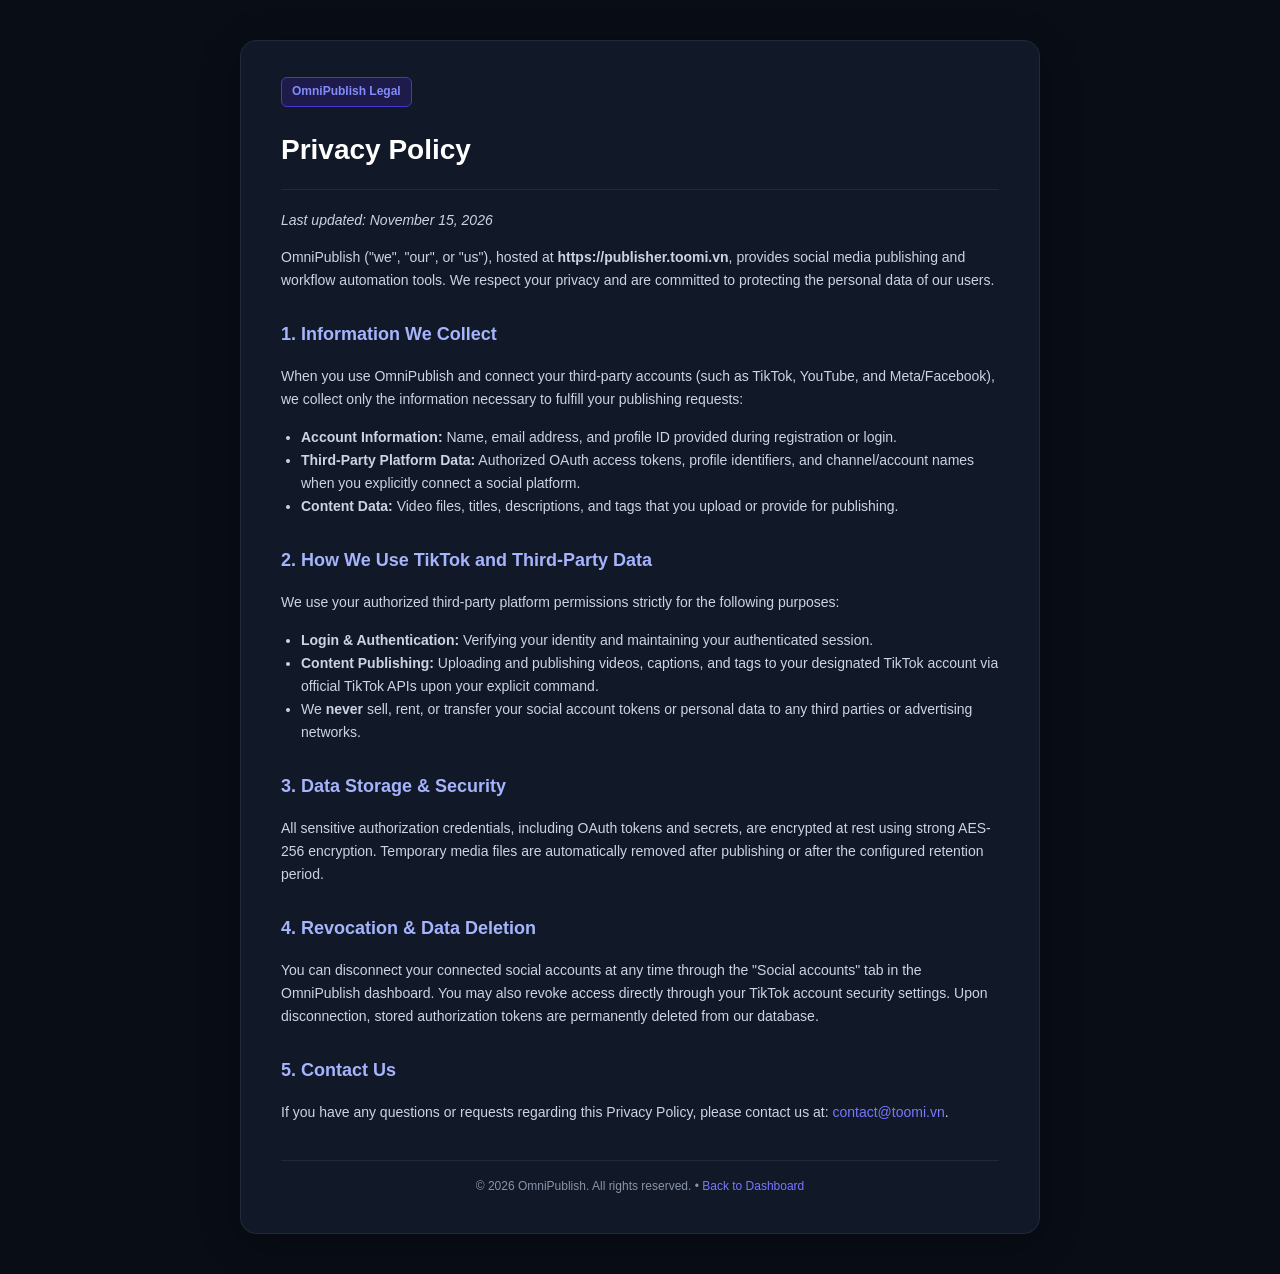
<file: app/static/privacy.html>
<!DOCTYPE html>
<html lang="en">
<head>
  <meta charset="utf-8">
  <meta name="viewport" content="width=device-width, initial-scale=1">
  <meta name="tiktok-developers-site-verification" content="tiktok-developers-site-verification=cqeNphwcQ94DoltOcdmjS5LgQgfmyu6j">
  <meta name="tiktok-developers-site-verification" content="cqeNphwcQ94DoltOcdmjS5LgQgfmyu6j">
  <meta name="tiktok-developers-site-verification" content="tiktok-developers-site-verification=ILtUwicbpHO1FkOC7C6wG8e91q4esFO5">
  <meta name="tiktok-developers-site-verification" content="ILtUwicbpHO1FkOC7C6wG8e91q4esFO5">
  <title>Privacy Policy — OmniPublish</title>
  <style>
    :root { color-scheme: dark; --bg: #090d16; --surface: #111827; --line: #202a3a; --ink: #edf1f8; --muted: #8995a8; --accent: #7778ff; }
    * { box-sizing: border-box; }
    body { margin: 0; background: var(--bg); color: var(--ink); font: 15px/1.65 -apple-system, BlinkMacSystemFont, 'Segoe UI', Roboto, Helvetica, Arial, sans-serif; padding: 40px 20px; }
    .container { max-width: 800px; margin: 0 auto; background: var(--surface); border: 1px solid var(--line); border-radius: 16px; padding: 36px 40px; box-shadow: 0 10px 40px rgba(0,0,0,0.3); }
    h1 { font-size: 28px; margin-top: 0; color: #fff; border-bottom: 1px solid var(--line); padding-bottom: 16px; }
    h2 { font-size: 18px; margin-top: 28px; color: #a5b4fc; }
    p, li { color: #cbd5e1; font-size: 14px; }
    ul { padding-left: 20px; }
    .badge { display: inline-block; background: #1e1b4b; color: #818cf8; border: 1px solid #4338ca; padding: 4px 10px; border-radius: 6px; font-size: 12px; font-weight: 600; margin-bottom: 20px; }
    a { color: var(--accent); text-decoration: none; }
    a:hover { text-decoration: underline; }
    footer { margin-top: 36px; border-top: 1px solid var(--line); padding-top: 16px; font-size: 12px; color: var(--muted); text-align: center; }
  </style>
</head>
<body>
  <div class="container">
    <div class="badge">OmniPublish Legal</div>
    <h1>Privacy Policy</h1>
    <p><em>Last updated: November 15, 2026</em></p>

    <p>OmniPublish ("we", "our", or "us"), hosted at <strong>https://publisher.toomi.vn</strong>, provides social media publishing and workflow automation tools. We respect your privacy and are committed to protecting the personal data of our users.</p>

    <h2>1. Information We Collect</h2>
    <p>When you use OmniPublish and connect your third-party accounts (such as TikTok, YouTube, and Meta/Facebook), we collect only the information necessary to fulfill your publishing requests:</p>
    <ul>
      <li><strong>Account Information:</strong> Name, email address, and profile ID provided during registration or login.</li>
      <li><strong>Third-Party Platform Data:</strong> Authorized OAuth access tokens, profile identifiers, and channel/account names when you explicitly connect a social platform.</li>
      <li><strong>Content Data:</strong> Video files, titles, descriptions, and tags that you upload or provide for publishing.</li>
    </ul>

    <h2>2. How We Use TikTok and Third-Party Data</h2>
    <p>We use your authorized third-party platform permissions strictly for the following purposes:</p>
    <ul>
      <li><strong>Login & Authentication:</strong> Verifying your identity and maintaining your authenticated session.</li>
      <li><strong>Content Publishing:</strong> Uploading and publishing videos, captions, and tags to your designated TikTok account via official TikTok APIs upon your explicit command.</li>
      <li>We <strong>never</strong> sell, rent, or transfer your social account tokens or personal data to any third parties or advertising networks.</li>
    </ul>

    <h2>3. Data Storage & Security</h2>
    <p>All sensitive authorization credentials, including OAuth tokens and secrets, are encrypted at rest using strong AES-256 encryption. Temporary media files are automatically removed after publishing or after the configured retention period.</p>

    <h2>4. Revocation & Data Deletion</h2>
    <p>You can disconnect your connected social accounts at any time through the "Social accounts" tab in the OmniPublish dashboard. You may also revoke access directly through your TikTok account security settings. Upon disconnection, stored authorization tokens are permanently deleted from our database.</p>

    <h2>5. Contact Us</h2>
    <p>If you have any questions or requests regarding this Privacy Policy, please contact us at: <a href="mailto:contact@toomi.vn">contact@toomi.vn</a>.</p>

    <footer>
      &copy; 2026 OmniPublish. All rights reserved. &bull; <a href="/">Back to Dashboard</a>
    </footer>
  </div>
</body>
</html>
</file>
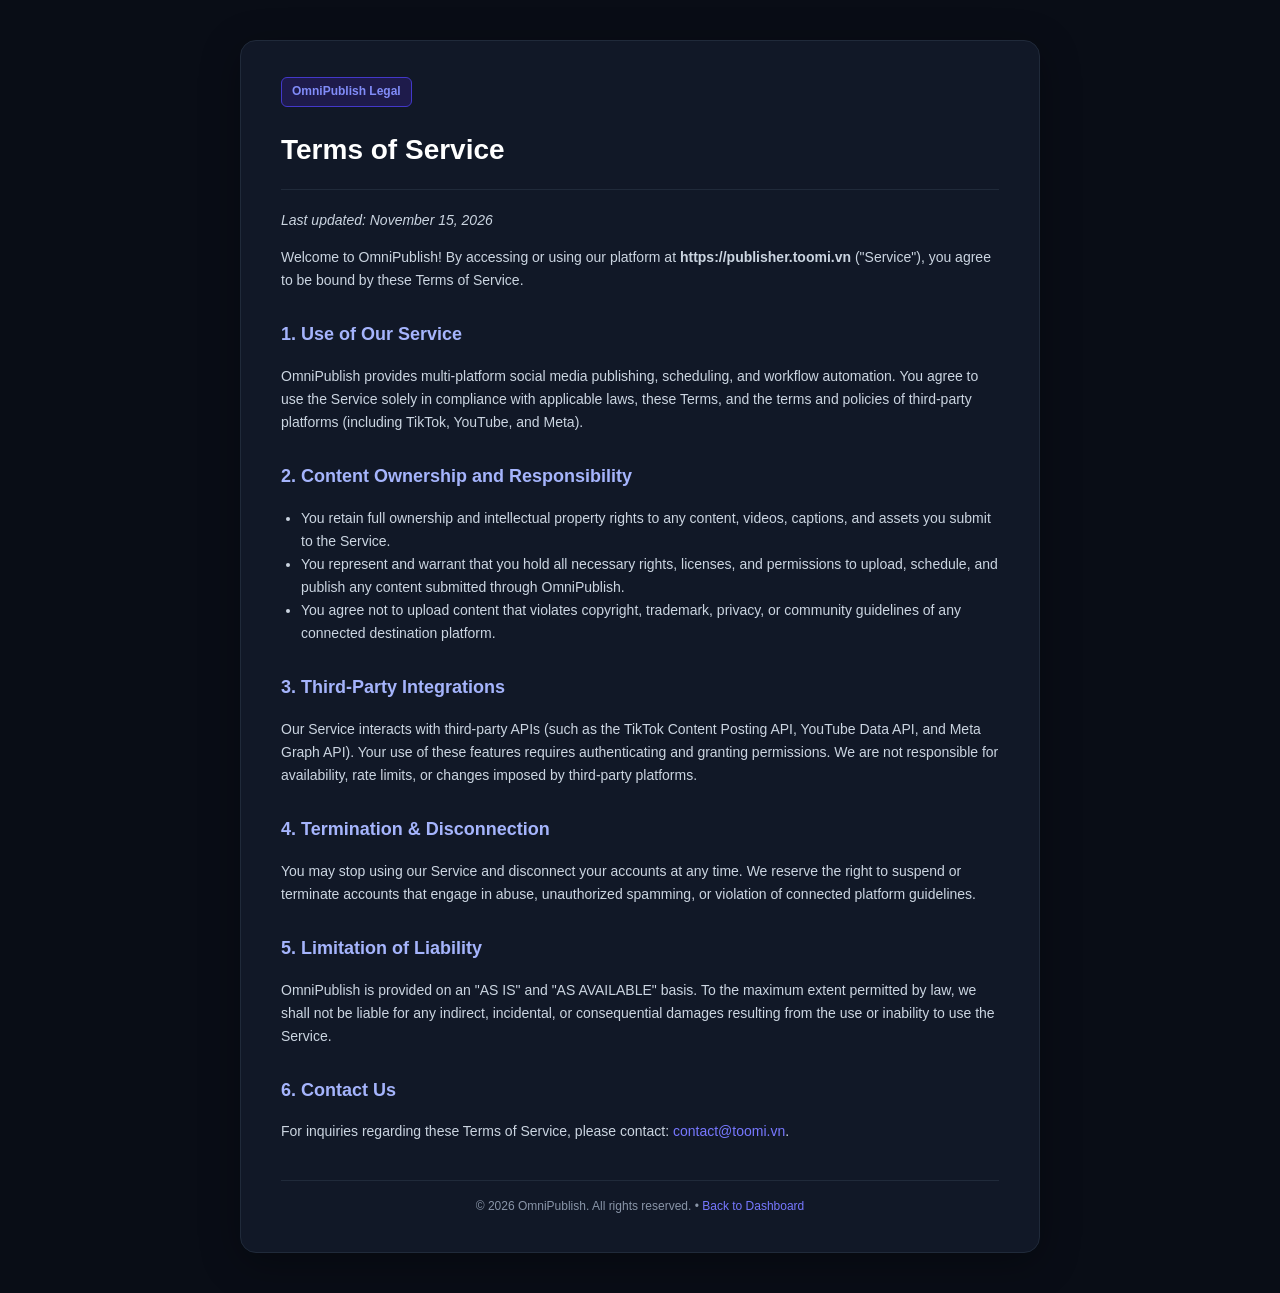
<file: app/static/terms.html>
<!DOCTYPE html>
<html lang="en">
<head>
  <meta charset="utf-8">
  <meta name="viewport" content="width=device-width, initial-scale=1">
  <meta name="tiktok-developers-site-verification" content="tiktok-developers-site-verification=cqeNphwcQ94DoltOcdmjS5LgQgfmyu6j">
  <meta name="tiktok-developers-site-verification" content="cqeNphwcQ94DoltOcdmjS5LgQgfmyu6j">
  <meta name="tiktok-developers-site-verification" content="tiktok-developers-site-verification=ILtUwicbpHO1FkOC7C6wG8e91q4esFO5">
  <meta name="tiktok-developers-site-verification" content="ILtUwicbpHO1FkOC7C6wG8e91q4esFO5">
  <title>Terms of Service — OmniPublish</title>
  <style>
    :root { color-scheme: dark; --bg: #090d16; --surface: #111827; --line: #202a3a; --ink: #edf1f8; --muted: #8995a8; --accent: #7778ff; }
    * { box-sizing: border-box; }
    body { margin: 0; background: var(--bg); color: var(--ink); font: 15px/1.65 -apple-system, BlinkMacSystemFont, 'Segoe UI', Roboto, Helvetica, Arial, sans-serif; padding: 40px 20px; }
    .container { max-width: 800px; margin: 0 auto; background: var(--surface); border: 1px solid var(--line); border-radius: 16px; padding: 36px 40px; box-shadow: 0 10px 40px rgba(0,0,0,0.3); }
    h1 { font-size: 28px; margin-top: 0; color: #fff; border-bottom: 1px solid var(--line); padding-bottom: 16px; }
    h2 { font-size: 18px; margin-top: 28px; color: #a5b4fc; }
    p, li { color: #cbd5e1; font-size: 14px; }
    ul { padding-left: 20px; }
    .badge { display: inline-block; background: #1e1b4b; color: #818cf8; border: 1px solid #4338ca; padding: 4px 10px; border-radius: 6px; font-size: 12px; font-weight: 600; margin-bottom: 20px; }
    a { color: var(--accent); text-decoration: none; }
    a:hover { text-decoration: underline; }
    footer { margin-top: 36px; border-top: 1px solid var(--line); padding-top: 16px; font-size: 12px; color: var(--muted); text-align: center; }
  </style>
</head>
<body>
  <div class="container">
    <div class="badge">OmniPublish Legal</div>
    <h1>Terms of Service</h1>
    <p><em>Last updated: November 15, 2026</em></p>

    <p>Welcome to OmniPublish! By accessing or using our platform at <strong>https://publisher.toomi.vn</strong> ("Service"), you agree to be bound by these Terms of Service.</p>

    <h2>1. Use of Our Service</h2>
    <p>OmniPublish provides multi-platform social media publishing, scheduling, and workflow automation. You agree to use the Service solely in compliance with applicable laws, these Terms, and the terms and policies of third-party platforms (including TikTok, YouTube, and Meta).</p>

    <h2>2. Content Ownership and Responsibility</h2>
    <ul>
      <li>You retain full ownership and intellectual property rights to any content, videos, captions, and assets you submit to the Service.</li>
      <li>You represent and warrant that you hold all necessary rights, licenses, and permissions to upload, schedule, and publish any content submitted through OmniPublish.</li>
      <li>You agree not to upload content that violates copyright, trademark, privacy, or community guidelines of any connected destination platform.</li>
    </ul>

    <h2>3. Third-Party Integrations</h2>
    <p>Our Service interacts with third-party APIs (such as the TikTok Content Posting API, YouTube Data API, and Meta Graph API). Your use of these features requires authenticating and granting permissions. We are not responsible for availability, rate limits, or changes imposed by third-party platforms.</p>

    <h2>4. Termination & Disconnection</h2>
    <p>You may stop using our Service and disconnect your accounts at any time. We reserve the right to suspend or terminate accounts that engage in abuse, unauthorized spamming, or violation of connected platform guidelines.</p>

    <h2>5. Limitation of Liability</h2>
    <p>OmniPublish is provided on an "AS IS" and "AS AVAILABLE" basis. To the maximum extent permitted by law, we shall not be liable for any indirect, incidental, or consequential damages resulting from the use or inability to use the Service.</p>

    <h2>6. Contact Us</h2>
    <p>For inquiries regarding these Terms of Service, please contact: <a href="mailto:contact@toomi.vn">contact@toomi.vn</a>.</p>

    <footer>
      &copy; 2026 OmniPublish. All rights reserved. &bull; <a href="/">Back to Dashboard</a>
    </footer>
  </div>
</body>
</html>
</file>
